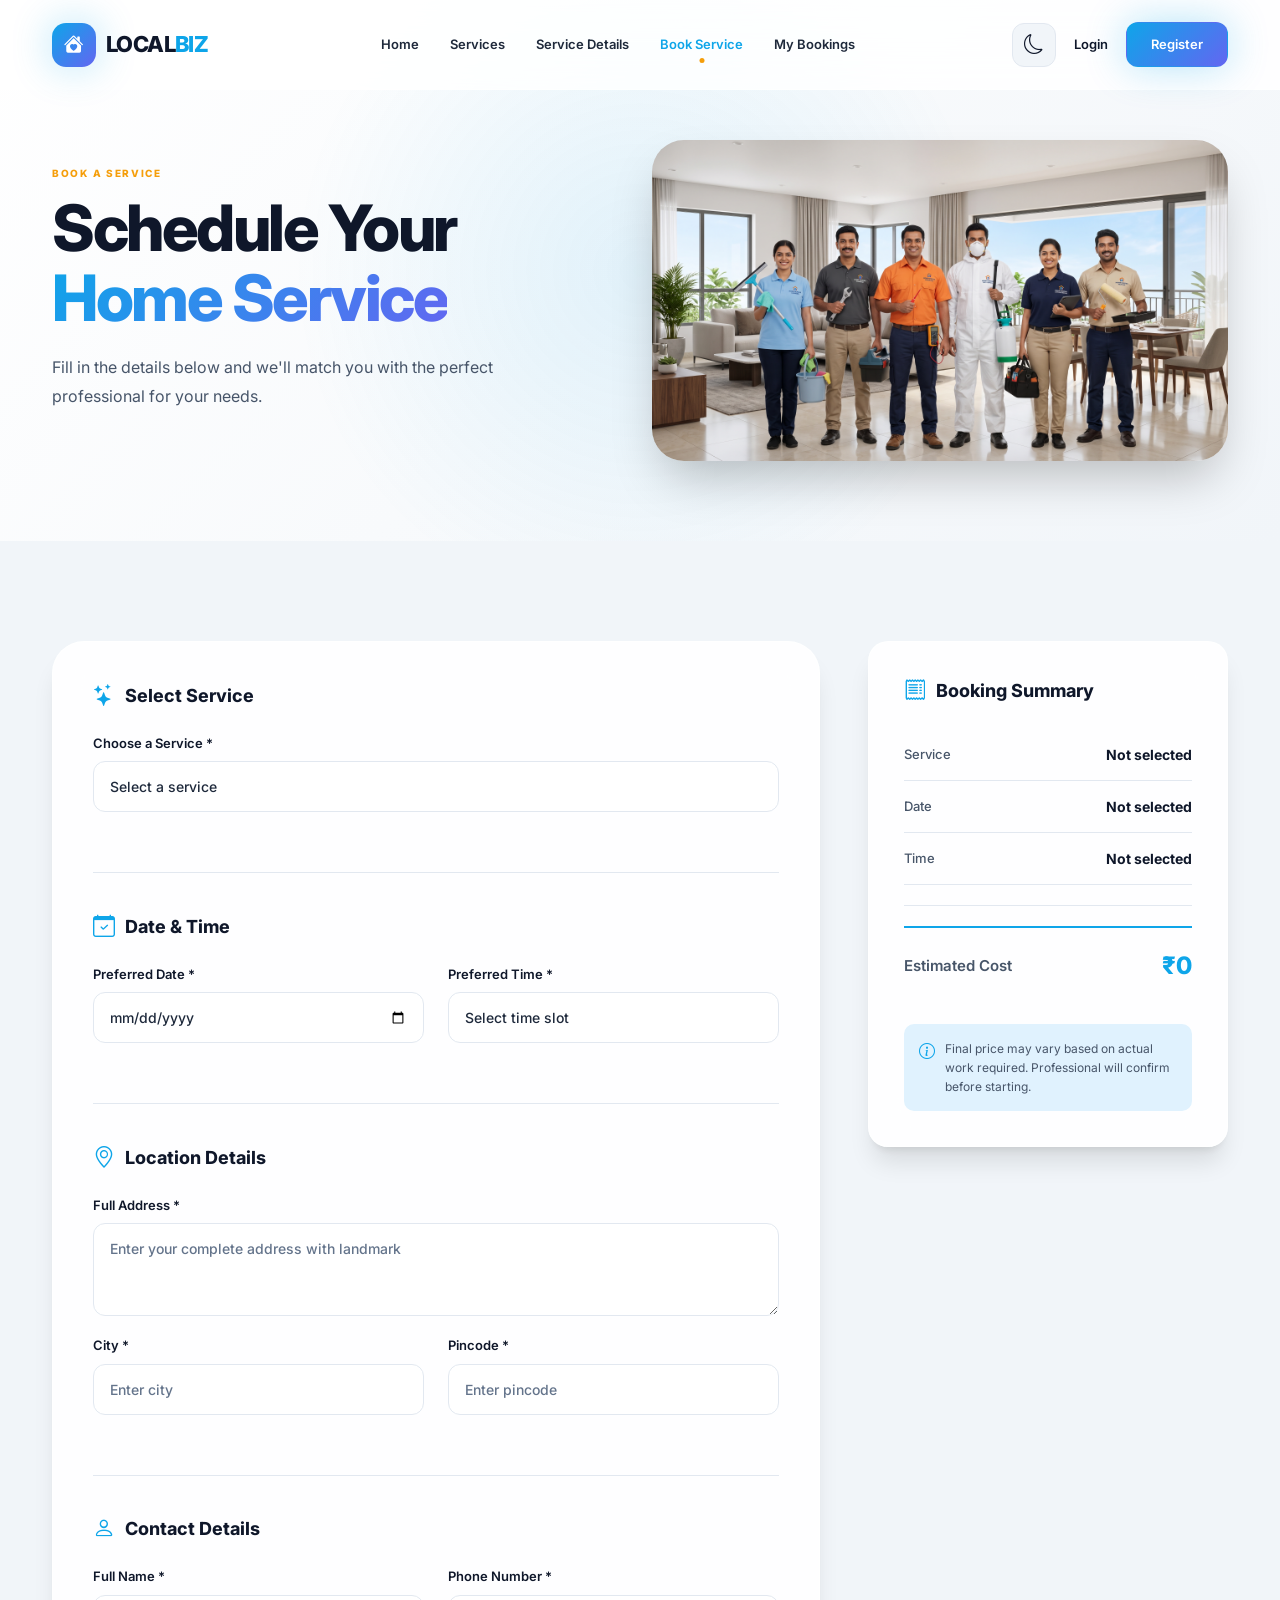
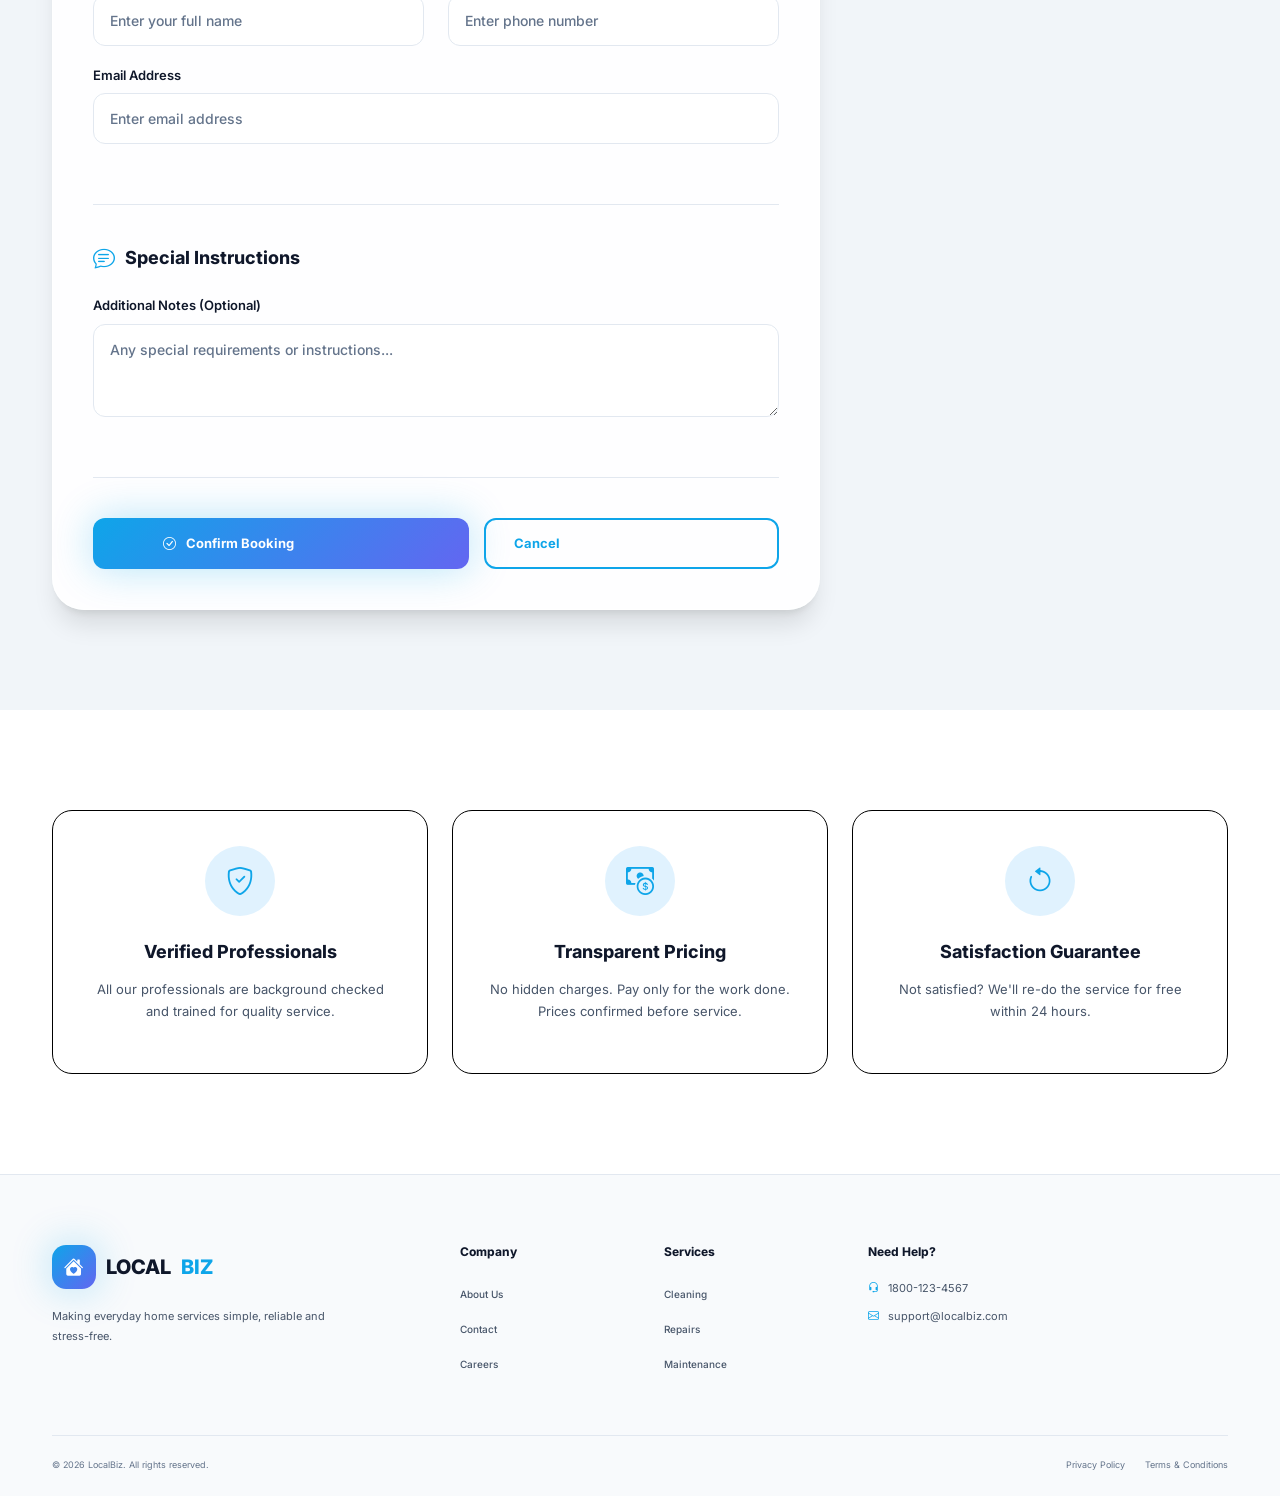
<file: book-service.html>
<!DOCTYPE html>
<html lang="en">
<head>
    <meta charset="UTF-8">
    <meta name="viewport" content="width=device-width, initial-scale=1.0">

    <title>Book Service - LOCALBIZ</title>

    <!-- Bootstrap CSS -->
    <link
        href="https://cdn.jsdelivr.net/npm/bootstrap@5.3.3/dist/css/bootstrap.min.css"
        rel="stylesheet"
    >

    <!-- Bootstrap Icons -->
    <link
        rel="stylesheet"
        href="https://cdn.jsdelivr.net/npm/bootstrap-icons@1.11.3/font/bootstrap-icons.min.css"
    >

    <!-- Google Font -->
    <link rel="preconnect" href="https://fonts.googleapis.com">
    <link rel="preconnect" href="https://fonts.gstatic.com" crossorigin>
    <link
        href="https://fonts.googleapis.com/css2?family=Inter:wght@400;500;600;700;800&display=swap"
        rel="stylesheet"
    >

    <!-- Custom CSS -->
    <link rel="stylesheet" href="style.css">

    <link rel="icon" type="images/svg" href="images/map-pin-home-156927234.webp">
</head>

<body>

<!-- Scroll Progress Bar -->
<div class="scroll-progress" id="scrollProgress"></div>

<!-- ================= NAVBAR ================= -->

<nav class="navbar navbar-expand-lg premium-navbar fixed-top">
    <div class="container">

        <a class="navbar-brand" href="index.html">
            <span class="brand-icon">
                <i class="bi bi-house-heart-fill"></i>
            </span>
            <span>LOCAL<span class="brand-highlight">BIZ</span></span>
        </a>

        <button
            class="navbar-toggler"
            type="button"
            data-bs-toggle="collapse"
            data-bs-target="#mainNavbar"
        >
            <i class="bi bi-list"></i>
        </button>

        <div class="collapse navbar-collapse" id="mainNavbar">

            <ul class="navbar-nav mx-auto">

                <li class="nav-item">
                    <a class="nav-link" href="index.html">
                        Home
                    </a>
                </li>

                <li class="nav-item">
                    <a class="nav-link" href="services.html">
                        Services
                    </a>
                </li>

                <li class="nav-item">
                    <a class="nav-link" href="service-details.html">
                        Service Details
                    </a>
                </li>

                <li class="nav-item">
                    <a class="nav-link active" href="book-service.html">
                        Book Service
                    </a>
                </li>

                <li class="nav-item">
                    <a class="nav-link" href="my-bookings.html">
                        My Bookings
                    </a>
                </li>

            </ul>

            <div class="navbar-actions">

                <button class="theme-toggle" id="themeToggle">
                    <i class="bi bi-moon"></i>
                </button>

                <a href="login.html" class="login-link">
                    Login
                </a>

                <a href="register.html" class="btn register-btn">
                    Register
                </a>

            </div>

        </div>
    </div>
</nav>


<!-- ================= BOOKING HERO ================= -->

<section class="booking-hero section-padding">

    <div class="container">

        <div class="row align-items-center">

            <div class="col-lg-6">

                <span class="section-label">
                    BOOK A SERVICE
                </span>

                <h1>
                    Schedule Your
                    <br>
                    <span>Home Service</span>
                </h1>

                <p class="hero-description">
                    Fill in the details below and we'll match you with
                    the perfect professional for your needs.
                </p>

            </div>

            <div class="col-lg-6">

                <img
                    src="images/book service.png"
                    alt="Booking Service"
                    class="booking-hero-image"
                >

            </div>

        </div>

    </div>

</section>


<!-- ================= BOOKING FORM ================= -->

<section class="booking-form-section section-padding">

    <div class="container">

        <div class="row g-5">

            <!-- Form Column -->

            <div class="col-lg-8">

                <form id="bookingForm" class="booking-form">

                    <!-- Service Selection -->

                    <div class="form-section">

                        <h3>
                            <i class="bi bi-stars"></i>
                            Select Service
                        </h3>

                        <div class="form-group">

                            <label for="serviceSelect">
                                Choose a Service *
                            </label>

                            <select
                                id="serviceSelect"
                                class="form-select"
                                required
                            >

                                <option value="">
                                    Select a service
                                </option>

                                <option value="home-cleaning">
                                    Home Cleaning - ₹499
                                </option>

                                <option value="office-cleaning">
                                    Office Cleaning - ₹799
                                </option>

                                <option value="carpet-cleaning">
                                    Carpet Cleaning - ₹599
                                </option>

                                <option value="ac-service">
                                    AC Service - ₹399
                                </option>

                                <option value="plumbing">
                                    Plumbing - ₹299
                                </option>

                                <option value="electrician">
                                    Electrician - ₹249
                                </option>

                                <option value="carpentry">
                                    Carpentry - ₹349
                                </option>

                                <option value="appliance-repair">
                                    Appliance Repair - ₹449
                                </option>

                                <option value="painting">
                                    Painting - ₹999
                                </option>

                                <option value="pest-control">
                                    Pest Control - ₹599
                                </option>

                                <option value="hair-salon">
                                    Hair Salon - ₹299
                                </option>

                                <option value="spa-massage">
                                    Spa & Massage - ₹699
                                </option>

                            </select>

                        </div>

                    </div>


                    <!-- Date & Time -->

                    <div class="form-section">

                        <h3>
                            <i class="bi bi-calendar-check"></i>
                            Date & Time
                        </h3>

                        <div class="row g-4">

                            <div class="col-md-6">

                                <div class="form-group">

                                    <label for="bookingDate">
                                        Preferred Date *
                                    </label>

                                    <input
                                        type="date"
                                        id="bookingDate"
                                        class="form-control"
                                        required
                                        min=""
                                    >

                                </div>

                            </div>

                            <div class="col-md-6">

                                <div class="form-group">

                                    <label for="bookingTime">
                                        Preferred Time *
                                    </label>

                                    <select
                                        id="bookingTime"
                                        class="form-select"
                                        required
                                    >

                                        <option value="">
                                            Select time slot
                                        </option>

                                        <option value="09:00">
                                            9:00 AM - 11:00 AM
                                        </option>

                                        <option value="11:00">
                                            11:00 AM - 1:00 PM
                                        </option>

                                        <option value="14:00">
                                            2:00 PM - 4:00 PM
                                        </option>

                                        <option value="16:00">
                                            4:00 PM - 6:00 PM
                                        </option>

                                        <option value="18:00">
                                            6:00 PM - 8:00 PM
                                        </option>

                                    </select>

                                </div>

                            </div>

                        </div>

                    </div>


                    <!-- Location -->

                    <div class="form-section">

                        <h3>
                            <i class="bi bi-geo-alt"></i>
                            Location Details
                        </h3>

                        <div class="form-group">

                            <label for="address">
                                Full Address *
                            </label>

                            <textarea
                                id="address"
                                class="form-control"
                                rows="3"
                                placeholder="Enter your complete address with landmark"
                                required
                            ></textarea>

                        </div>

                        <div class="row g-4">

                            <div class="col-md-6">

                                <div class="form-group">

                                    <label for="city">
                                        City *
                                    </label>

                                    <input
                                        type="text"
                                        id="city"
                                        class="form-control"
                                        placeholder="Enter city"
                                        required
                                    >

                                </div>

                            </div>

                            <div class="col-md-6">

                                <div class="form-group">

                                    <label for="pincode">
                                        Pincode *
                                    </label>

                                    <input
                                        type="text"
                                        id="pincode"
                                        class="form-control"
                                        placeholder="Enter pincode"
                                        pattern="[0-9]{6}"
                                        required
                                    >

                                </div>

                            </div>

                        </div>

                    </div>


                    <!-- Contact Details -->

                    <div class="form-section">

                        <h3>
                            <i class="bi bi-person"></i>
                            Contact Details
                        </h3>

                        <div class="row g-4">

                            <div class="col-md-6">

                                <div class="form-group">

                                    <label for="fullName">
                                        Full Name *
                                    </label>

                                    <input
                                        type="text"
                                        id="fullName"
                                        class="form-control"
                                        placeholder="Enter your full name"
                                        required
                                    >

                                </div>

                            </div>

                            <div class="col-md-6">

                                <div class="form-group">

                                    <label for="phone">
                                        Phone Number *
                                    </label>

                                    <input
                                        type="tel"
                                        id="phone"
                                        class="form-control"
                                        placeholder="Enter phone number"
                                        pattern="[0-9]{10}"
                                        required
                                    >

                                </div>

                            </div>

                        </div>

                        <div class="form-group">

                            <label for="email">
                                Email Address
                            </label>

                            <input
                                type="email"
                                id="email"
                                class="form-control"
                                placeholder="Enter email address"
                            >

                        </div>

                    </div>


                    <!-- Special Instructions -->

                    <div class="form-section">

                        <h3>
                            <i class="bi bi-chat-text"></i>
                            Special Instructions
                        </h3>

                        <div class="form-group">

                            <label for="instructions">
                                Additional Notes (Optional)
                            </label>

                            <textarea
                                id="instructions"
                                class="form-control"
                                rows="3"
                                placeholder="Any special requirements or instructions..."
                            ></textarea>

                        </div>

                    </div>


                    <!-- Submit Button -->

                    <div class="form-actions">

                        <button type="submit" class="btn btn-premium">
                            <i class="bi bi-check-circle"></i>
                            Confirm Booking
                        </button>

                        <a href="services.html" class="btn btn-premium-outline">
                            Cancel
                        </a>

                    </div>

                </form>

            </div>


            <!-- Summary Column -->

            <div class="col-lg-4">

                <div class="booking-summary sticky-top">

                    <h3>
                        <i class="bi bi-receipt"></i>
                        Booking Summary
                    </h3>

                    <div class="summary-item">

                        <span class="summary-label">
                            Service
                        </span>

                        <span class="summary-value" id="summaryService">
                            Not selected
                        </span>

                    </div>

                    <div class="summary-item">

                        <span class="summary-label">
                            Date
                        </span>

                        <span class="summary-value" id="summaryDate">
                            Not selected
                        </span>

                    </div>

                    <div class="summary-item">

                        <span class="summary-label">
                            Time
                        </span>

                        <span class="summary-value" id="summaryTime">
                            Not selected
                        </span>

                    </div>

                    <div class="summary-divider"></div>

                    <div class="summary-item total">

                        <span class="summary-label">
                            Estimated Cost
                        </span>

                        <span class="summary-value" id="summaryPrice">
                            ₹0
                        </span>

                    </div>

                    <div class="summary-note">

                        <i class="bi bi-info-circle"></i>

                        <span>
                            Final price may vary based on actual work required.
                            Professional will confirm before starting.
                        </span>

                    </div>

                </div>

            </div>

        </div>

    </div>

</section>


<!-- ================= TRUST BADGES ================= -->

<section class="trust-badges section-padding">

    <div class="container">

        <div class="row g-4">

            <div class="col-md-4">

                <div class="trust-badge-card">

                    <div class="trust-badge-icon">
                        <i class="bi bi-shield-check"></i>
                    </div>

                    <h4>Verified Professionals</h4>

                    <p>
                        All our professionals are background checked and
                        trained for quality service.
                    </p>

                </div>

            </div>

            <div class="col-md-4">

                <div class="trust-badge-card">

                    <div class="trust-badge-icon">
                        <i class="bi bi-cash-coin"></i>
                    </div>

                    <h4>Transparent Pricing</h4>

                    <p>
                        No hidden charges. Pay only for the work done.
                        Prices confirmed before service.
                    </p>

                </div>

            </div>

            <div class="col-md-4">

                <div class="trust-badge-card">

                    <div class="trust-badge-icon">
                        <i class="bi bi-arrow-counterclockwise"></i>
                    </div>

                    <h4>Satisfaction Guarantee</h4>

                    <p>
                        Not satisfied? We'll re-do the service for free
                        within 24 hours.
                    </p>

                </div>

            </div>

        </div>

    </div>

</section>


<!-- ================= FOOTER ================= -->

<footer class="footer">

    <div class="container">

        <div class="row g-5">

            <div class="col-lg-4">

                <a href="index.html" class="footer-brand">

                    <span class="brand-icon">
                        <i class="bi bi-house-heart-fill"></i>
                    </span>

                    LOCAL<span class="brand-highlight">BIZ</span>

                </a>

                <p class="footer-description">
                    Making everyday home services simple,
                    reliable and stress-free.
                </p>

            </div>


            <div class="col-6 col-lg-2">

                <h6>Company</h6>

                <ul>
                    <li><a href="#">About Us</a></li>
                    <li><a href="#">Contact</a></li>
                    <li><a href="#">Careers</a></li>
                </ul>

            </div>


            <div class="col-6 col-lg-2">

                <h6>Services</h6>

                <ul>
                    <li><a href="services.html">Cleaning</a></li>
                    <li><a href="services.html">Repairs</a></li>
                    <li><a href="services.html">Maintenance</a></li>
                </ul>

            </div>


            <div class="col-lg-4">

                <h6>Need Help?</h6>

                <p class="footer-contact">
                    <i class="bi bi-headset"></i>
                    1800-123-4567
                </p>

                <p class="footer-contact">
                    <i class="bi bi-envelope"></i>
                    support@localbiz.com
                </p>

            </div>

        </div>


        <div class="footer-bottom">

            <span>
                © 2026 LocalBiz. All rights reserved.
            </span>

            <div>
                <a href="#">Privacy Policy</a>
                <a href="#">Terms & Conditions</a>
            </div>

        </div>

    </div>

</footer>


<!-- Bootstrap JS -->

<script
    src="https://cdn.jsdelivr.net/npm/bootstrap@5.3.3/dist/js/bootstrap.bundle.min.js">
</script>

<!-- Custom JS -->

<script src="script.js"></script>

</body>
</html>
</file>
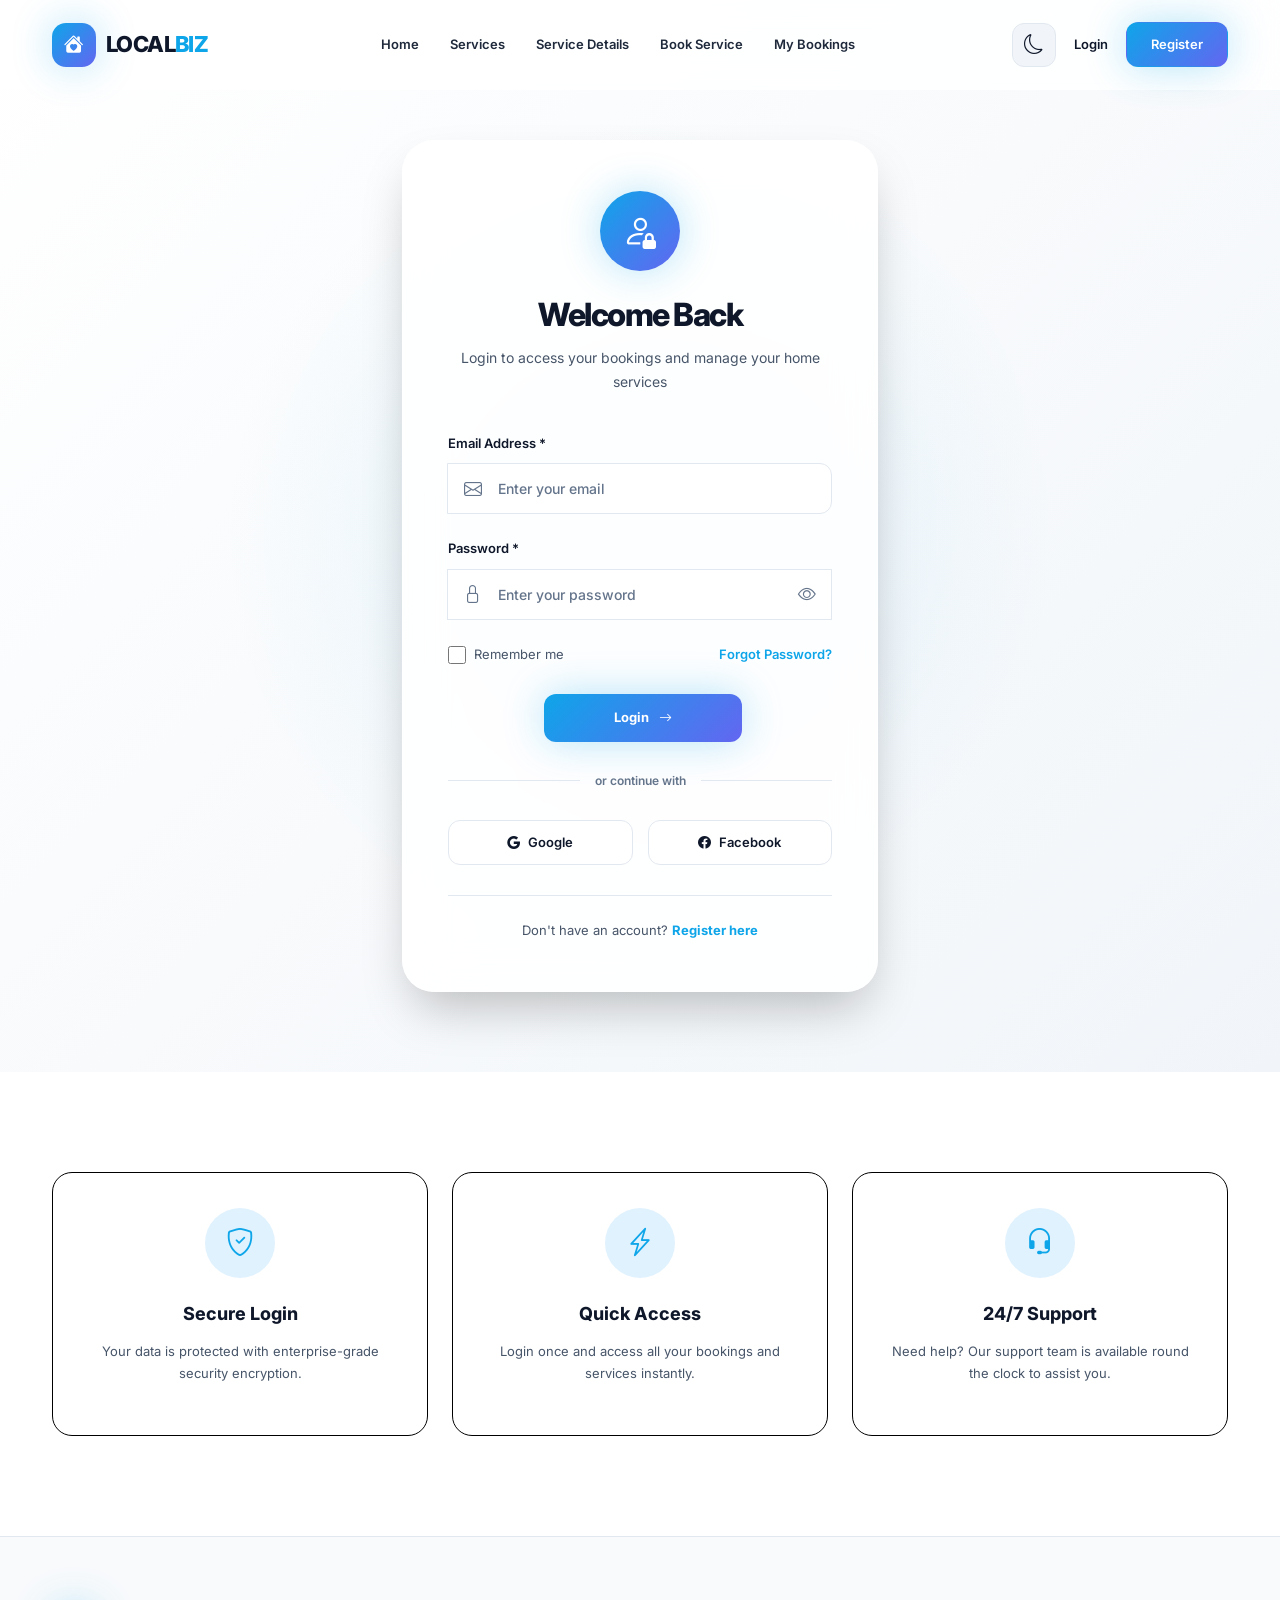
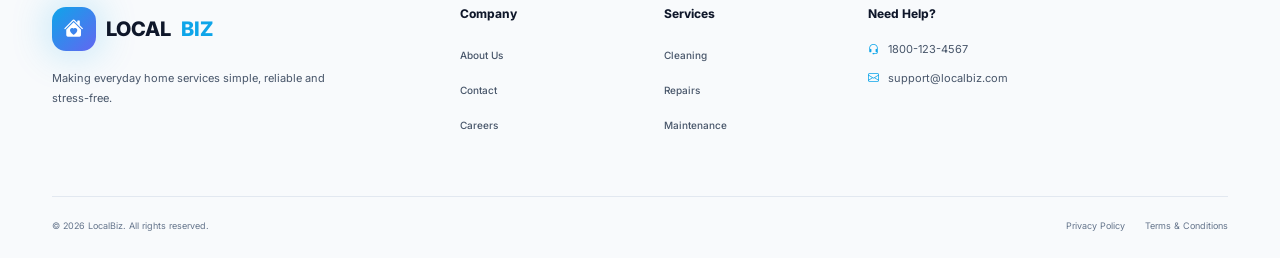
<file: login.html>
<!DOCTYPE html>
<html lang="en">
<head>
    <meta charset="UTF-8">
    <meta name="viewport" content="width=device-width, initial-scale=1.0">

    <title>Login - LOCALBIZ</title>

    <!-- Bootstrap CSS -->
    <link
        href="https://cdn.jsdelivr.net/npm/bootstrap@5.3.3/dist/css/bootstrap.min.css"
        rel="stylesheet"
    >

    <!-- Bootstrap Icons -->
    <link
        rel="stylesheet"
        href="https://cdn.jsdelivr.net/npm/bootstrap-icons@1.11.3/font/bootstrap-icons.min.css"
    >

    <!-- Google Font -->
    <link rel="preconnect" href="https://fonts.googleapis.com">
    <link rel="preconnect" href="https://fonts.gstatic.com" crossorigin>
    <link
        href="https://fonts.googleapis.com/css2?family=Inter:wght@400;500;600;700;800&display=swap"
        rel="stylesheet"
    >

    <!-- Custom CSS -->
    <link rel="stylesheet" href="style.css">

    <link rel="icon" type="images/svg" href="images/map-pin-home-156927234.webp">
</head>

<body>

<!-- Scroll Progress Bar -->
<div class="scroll-progress" id="scrollProgress"></div>

<!-- ================= NAVBAR ================= -->

<nav class="navbar navbar-expand-lg premium-navbar fixed-top">
    <div class="container">

        <a class="navbar-brand" href="index.html">
            <span class="brand-icon">
                <i class="bi bi-house-heart-fill"></i>
            </span>
            <span>LOCAL<span class="brand-highlight">BIZ</span></span>
        </a>

        <button
            class="navbar-toggler"
            type="button"
            data-bs-toggle="collapse"
            data-bs-target="#mainNavbar"
        >
            <i class="bi bi-list"></i>
        </button>

        <div class="collapse navbar-collapse" id="mainNavbar">

            <ul class="navbar-nav mx-auto">

                <li class="nav-item">
                    <a class="nav-link" href="index.html">
                        Home
                    </a>
                </li>

                <li class="nav-item">
                    <a class="nav-link" href="services.html">
                        Services
                    </a>
                </li>

                <li class="nav-item">
                    <a class="nav-link" href="service-details.html">
                        Service Details
                    </a>
                </li>

                <li class="nav-item">
                    <a class="nav-link" href="book-service.html">
                        Book Service
                    </a>
                </li>

                <li class="nav-item">
                    <a class="nav-link" href="my-bookings.html">
                        My Bookings
                    </a>
                </li>

            </ul>

            <div class="navbar-actions">

                <button class="theme-toggle" id="themeToggle">
                    <i class="bi bi-moon"></i>
                </button>

                <a href="login.html" class="login-link active">
                    Login
                </a>

                <a href="register.html" class="btn register-btn">
                    Register
                </a>

            </div>

        </div>
    </div>
</nav>


<!-- ================= LOGIN HERO ================= -->

<section class="auth-hero section-padding">

    <div class="container">

        <div class="row align-items-center justify-content-center">
<!-- 
            <div class="col-lg-5 order-lg-1">

                <img
                    src="https://images.unsplash.com/photo-1581578731548-c64695cc6952?w=600&h=400&fit=crop"
                    alt="Login"
                    class="auth-hero-image"
                >

            </div> -->

            <div class="col-lg-5 order-lg-2">

                <div class="auth-card">

                    <div class="auth-header">

                        <div class="auth-icon">
                            <i class="bi bi-person-lock"></i>
                        </div>

                        <h1>Welcome Back</h1>

                        <p>
                            Login to access your bookings and manage
                            your home services
                        </p>

                    </div>

                    <form id="loginForm" class="auth-form">

                        <div class="form-group">

                            <label for="loginEmail">
                                Email Address *
                            </label>

                            <div class="input-group">

                                <span class="input-icon">
                                    <i class="bi bi-envelope"></i>
                                </span>

                                <input
                                    type="email"
                                    id="loginEmail"
                                    class="form-control"
                                    placeholder="Enter your email"
                                    required
                                >

                            </div>

                        </div>

                        <div class="form-group">

                            <label for="loginPassword">
                                Password *
                            </label>

                            <div class="input-group">

                                <span class="input-icon">
                                    <i class="bi bi-lock"></i>
                                </span>

                                <input
                                    type="password"
                                    id="loginPassword"
                                    class="form-control"
                                    placeholder="Enter your password"
                                    required
                                >

                                <button
                                    type="button"
                                    class="toggle-password"
                                    id="togglePassword"
                                >
                                    <i class="bi bi-eye"></i>
                                </button>

                            </div>

                        </div>

                        <div class="form-options">

                            <label class="checkbox-label">

                                <input type="checkbox" id="rememberMe">

                                <span>Remember me</span>

                            </label>

                            <a href="#" class="forgot-link">
                                Forgot Password?
                            </a>

                        </div>

                        <div class="d-grid gap-2 col-6 mx-auto">
                            <a class="btn btn-premium" type="button" href="/index.html">Login <i class="bi bi-arrow-right"></i></a>
                            
                            
                        </div>

                    </form>
                    
                    <div class="auth-divider">

                        <span>or continue with</span>

                    </div>

                    <div class="social-login">

                        <button class="social-btn google">
                            <i class="bi bi-google"></i>
                            Google
                        </button>

                        <button class="social-btn facebook">
                            <i class="bi bi-facebook"></i>
                            Facebook
                        </button>

                    </div>

                    <div class="auth-footer">

                        <p>
                            Don't have an account?
                            <a href="register.html">Register here</a>
                        </p>

                    </div>

                </div>

            </div>

        </div>

    </div>

</section>


<!-- ================= TRUST BADGES ================= -->

<section class="trust-badges section-padding">

    <div class="container">

        <div class="row g-4">

            <div class="col-md-4">

                <div class="trust-badge-card">

                    <div class="trust-badge-icon">
                        <i class="bi bi-shield-check"></i>
                    </div>

                    <h4>Secure Login</h4>

                    <p>
                        Your data is protected with enterprise-grade
                        security encryption.
                    </p>

                </div>

            </div>

            <div class="col-md-4">

                <div class="trust-badge-card">

                    <div class="trust-badge-icon">
                        <i class="bi bi-lightning-charge"></i>
                    </div>

                    <h4>Quick Access</h4>

                    <p>
                        Login once and access all your bookings
                        and services instantly.
                    </p>

                </div>

            </div>

            <div class="col-md-4">

                <div class="trust-badge-card">

                    <div class="trust-badge-icon">
                        <i class="bi bi-headset"></i>
                    </div>

                    <h4>24/7 Support</h4>

                    <p>
                        Need help? Our support team is available
                        round the clock to assist you.
                    </p>

                </div>

            </div>

        </div>

    </div>

</section>


<!-- ================= FOOTER ================= -->

<footer class="footer">

    <div class="container">

        <div class="row g-5">

            <div class="col-lg-4">

                <a href="index.html" class="footer-brand">

                    <span class="brand-icon">
                        <i class="bi bi-house-heart-fill"></i>
                    </span>

                    LOCAL<span class="brand-highlight">BIZ</span>

                </a>

                <p class="footer-description">
                    Making everyday home services simple,
                    reliable and stress-free.
                </p>

            </div>


            <div class="col-6 col-lg-2">

                <h6>Company</h6>

                <ul>
                    <li><a href="#">About Us</a></li>
                    <li><a href="#">Contact</a></li>
                    <li><a href="#">Careers</a></li>
                </ul>

            </div>


            <div class="col-6 col-lg-2">

                <h6>Services</h6>

                <ul>
                    <li><a href="services.html">Cleaning</a></li>
                    <li><a href="services.html">Repairs</a></li>
                    <li><a href="services.html">Maintenance</a></li>
                </ul>

            </div>


            <div class="col-lg-4">

                <h6>Need Help?</h6>

                <p class="footer-contact">
                    <i class="bi bi-headset"></i>
                    1800-123-4567
                </p>

                <p class="footer-contact">
                    <i class="bi bi-envelope"></i>
                    support@localbiz.com
                </p>

            </div>

        </div>


        <div class="footer-bottom">

            <span>
                © 2026 LocalBiz. All rights reserved.
            </span>

            <div>
                <a href="#">Privacy Policy</a>
                <a href="#">Terms & Conditions</a>
            </div>

        </div>

    </div>

</footer>


<!-- Bootstrap JS -->

<script
    src="https://cdn.jsdelivr.net/npm/bootstrap@5.3.3/dist/js/bootstrap.bundle.min.js">
</script>

<!-- Custom JS -->

<script src="script.js"></script>

</body>
</html>
</file>
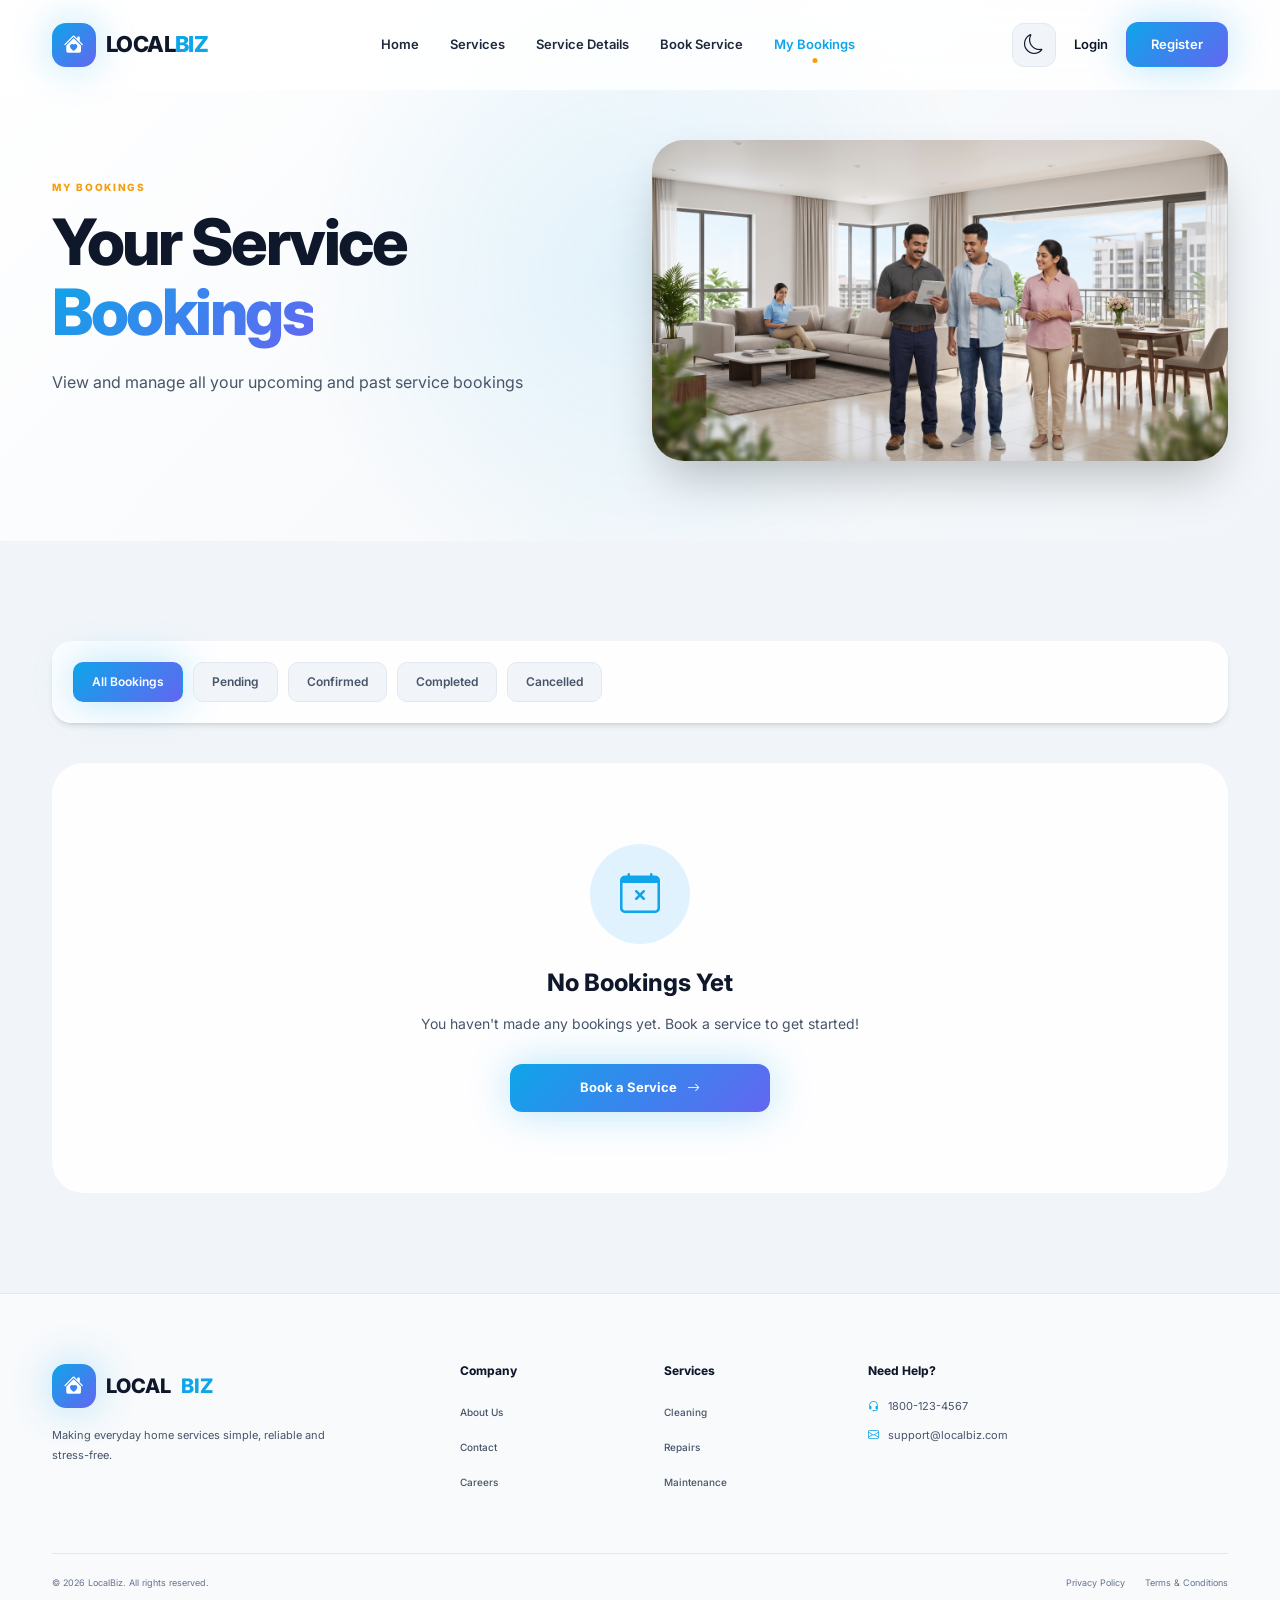
<file: my-bookings.html>
<!DOCTYPE html>
<html lang="en">
<head>
    <meta charset="UTF-8">
    <meta name="viewport" content="width=device-width, initial-scale=1.0">

    <title>My Bookings - LOCALBIZ</title>

    <!-- Bootstrap CSS -->
    <link
        href="https://cdn.jsdelivr.net/npm/bootstrap@5.3.3/dist/css/bootstrap.min.css"
        rel="stylesheet"
    >

    <!-- Bootstrap Icons -->
    <link
        rel="stylesheet"
        href="https://cdn.jsdelivr.net/npm/bootstrap-icons@1.11.3/font/bootstrap-icons.min.css"
    >

    <!-- Google Font -->
    <link rel="preconnect" href="https://fonts.googleapis.com">
    <link rel="preconnect" href="https://fonts.gstatic.com" crossorigin>
    <link
        href="https://fonts.googleapis.com/css2?family=Inter:wght@400;500;600;700;800&display=swap"
        rel="stylesheet"
    >

    <!-- Custom CSS -->
    <link rel="stylesheet" href="style.css">
</head>

<body>

<!-- Scroll Progress Bar -->
<div class="scroll-progress" id="scrollProgress"></div>

<!-- ================= NAVBAR ================= -->

<nav class="navbar navbar-expand-lg premium-navbar fixed-top">
    <div class="container">

        <a class="navbar-brand" href="index.html">
            <span class="brand-icon">
                <i class="bi bi-house-heart-fill"></i>
            </span>
            <span>LOCAL<span class="brand-highlight">BIZ</span></span>
        </a>

        <button
            class="navbar-toggler"
            type="button"
            data-bs-toggle="collapse"
            data-bs-target="#mainNavbar"
        >
            <i class="bi bi-list"></i>
        </button>

        <div class="collapse navbar-collapse" id="mainNavbar">

            <ul class="navbar-nav mx-auto">

                <li class="nav-item">
                    <a class="nav-link" href="index.html">
                        Home
                    </a>
                </li>

                <li class="nav-item">
                    <a class="nav-link" href="services.html">
                        Services
                    </a>
                </li>

                <li class="nav-item">
                    <a class="nav-link" href="service-details.html">
                        Service Details
                    </a>
                </li>

                <li class="nav-item">
                    <a class="nav-link" href="book-service.html">
                        Book Service
                    </a>
                </li>

                <li class="nav-item">
                    <a class="nav-link active" href="my-bookings.html">
                        My Bookings
                    </a>
                </li>

            </ul>

            <div class="navbar-actions">

                <button class="theme-toggle" id="themeToggle">
                    <i class="bi bi-moon"></i>
                </button>

                <a href="login.html" class="login-link">
                    Login
                </a>

                <a href="register.html" class="btn register-btn">
                    Register
                </a>

            </div>

        </div>
    </div>
</nav>


<!-- ================= MY BOOKINGS HERO ================= -->

<section class="my-bookings-hero section-padding">

    <div class="container">

        <div class="row align-items-center">

            <div class="col-lg-6">

                <span class="section-label">
                    MY BOOKINGS
                </span>

                <h1>
                    Your Service
                    <br>
                    <span>Bookings</span>
                </h1>

                <p class="hero-description">
                    View and manage all your upcoming and past service bookings
                </p>

            </div>

            <div class="col-lg-6">

                <img
                    src="images/my booking bg.png"
                    alt="My Bookings"
                    class="my-bookings-hero-image"
                >

            </div>

        </div>

    </div>

</section>


<!-- ================= BOOKINGS LIST ================= -->

<section class="bookings-list section-padding">

    <div class="container">

        <div class="bookings-filter">

            <button class="filter-btn active" data-filter="all">
                All Bookings
            </button>

            <button class="filter-btn" data-filter="pending">
                Pending
            </button>

            <button class="filter-btn" data-filter="confirmed">
                Confirmed
            </button>

            <button class="filter-btn" data-filter="completed">
                Completed
            </button>

            <button class="filter-btn" data-filter="cancelled">
                Cancelled
            </button>

        </div>

        <div id="bookingsContainer">

            <!-- Bookings will be loaded here by JavaScript -->

        </div>

        <div id="noBookings" class="no-bookings" style="display: none;">

            <div class="no-bookings-icon">
                <i class="bi bi-calendar-x"></i>
            </div>

            <h3>No Bookings Yet</h3>

            <p>
                You haven't made any bookings yet.
                Book a service to get started!
            </p>

            <a href="book-service.html" class="btn btn-premium">
                Book a Service
                <i class="bi bi-arrow-right"></i>
            </a>

        </div>

    </div>

</section>


<!-- ================= CANCEL BOOKING MODAL ================= -->

<div class="cancel-modal-overlay" id="cancelModal" style="display: none;">

    <div class="cancel-modal">

        <div class="cancel-modal-icon">

            <i class="bi bi-exclamation-triangle"></i>

        </div>

        <h3>Cancel Booking?</h3>

        <p>
            Are you sure you want to cancel this booking?
            This action cannot be undone.
        </p>

        <div class="cancel-modal-actions">

            <button class="btn btn-premium-outline" id="cancelModalClose">
                Keep Booking
            </button>

            <button class="btn btn-premium" id="cancelModalConfirm">
                Yes, Cancel
            </button>

        </div>

    </div>

</div>


<!-- ================= FOOTER ================= -->

<footer class="footer">

    <div class="container">

        <div class="row g-5">

            <div class="col-lg-4">

                <a href="index.html" class="footer-brand">

                    <span class="brand-icon">
                        <i class="bi bi-house-heart-fill"></i>
                    </span>

                    LOCAL<span class="brand-highlight">BIZ</span>

                </a>

                <p class="footer-description">
                    Making everyday home services simple,
                    reliable and stress-free.
                </p>

            </div>


            <div class="col-6 col-lg-2">

                <h6>Company</h6>

                <ul>
                    <li><a href="#">About Us</a></li>
                    <li><a href="#">Contact</a></li>
                    <li><a href="#">Careers</a></li>
                </ul>

            </div>


            <div class="col-6 col-lg-2">

                <h6>Services</h6>

                <ul>
                    <li><a href="services.html">Cleaning</a></li>
                    <li><a href="services.html">Repairs</a></li>
                    <li><a href="services.html">Maintenance</a></li>
                </ul>

            </div>


            <div class="col-lg-4">

                <h6>Need Help?</h6>

                <p class="footer-contact">
                    <i class="bi bi-headset"></i>
                    1800-123-4567
                </p>

                <p class="footer-contact">
                    <i class="bi bi-envelope"></i>
                    support@localbiz.com
                </p>

            </div>

        </div>


        <div class="footer-bottom">

            <span>
                © 2026 LocalBiz. All rights reserved.
            </span>

            <div>
                <a href="#">Privacy Policy</a>
                <a href="#">Terms & Conditions</a>
            </div>

        </div>

    </div>

</footer>


<!-- Bootstrap JS -->

<script
    src="https://cdn.jsdelivr.net/npm/bootstrap@5.3.3/dist/js/bootstrap.bundle.min.js">
</script>

<!-- Custom JS -->

<script src="script.js"></script>

</body>
</html>
</file>
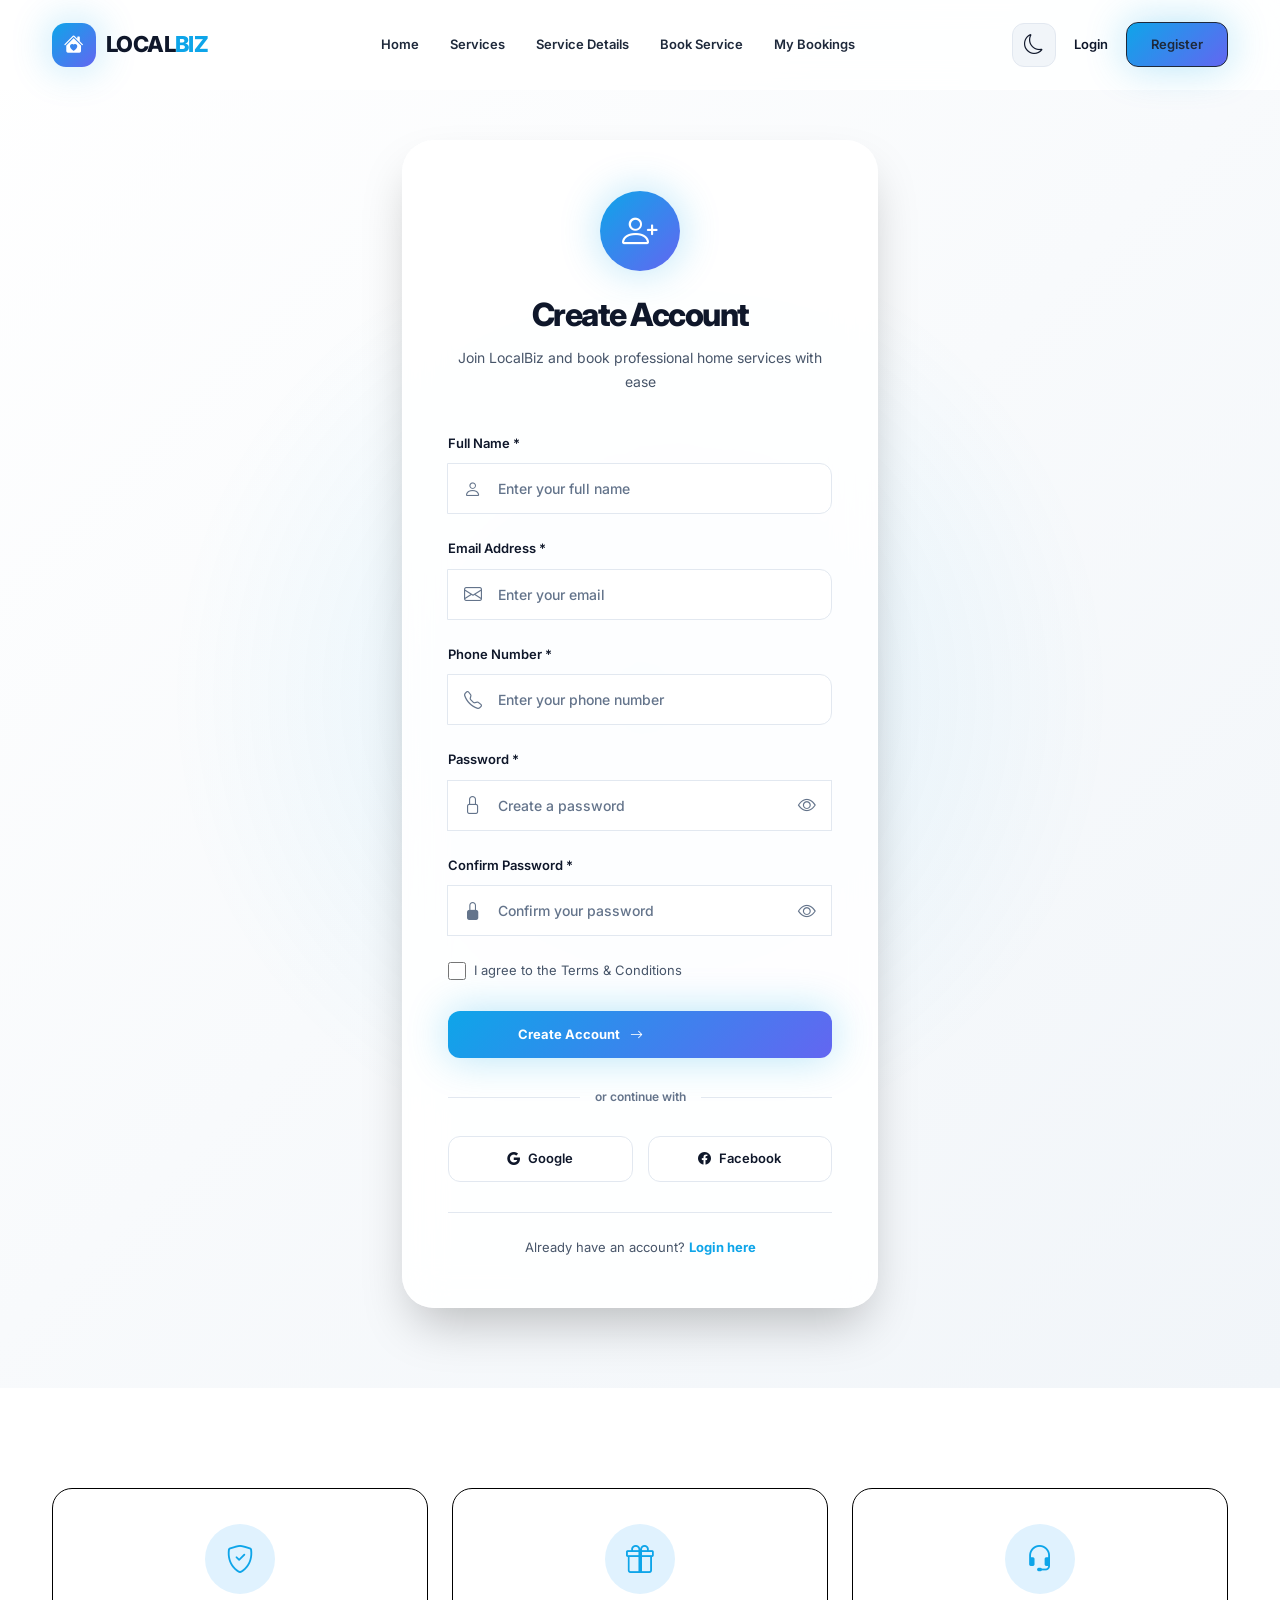
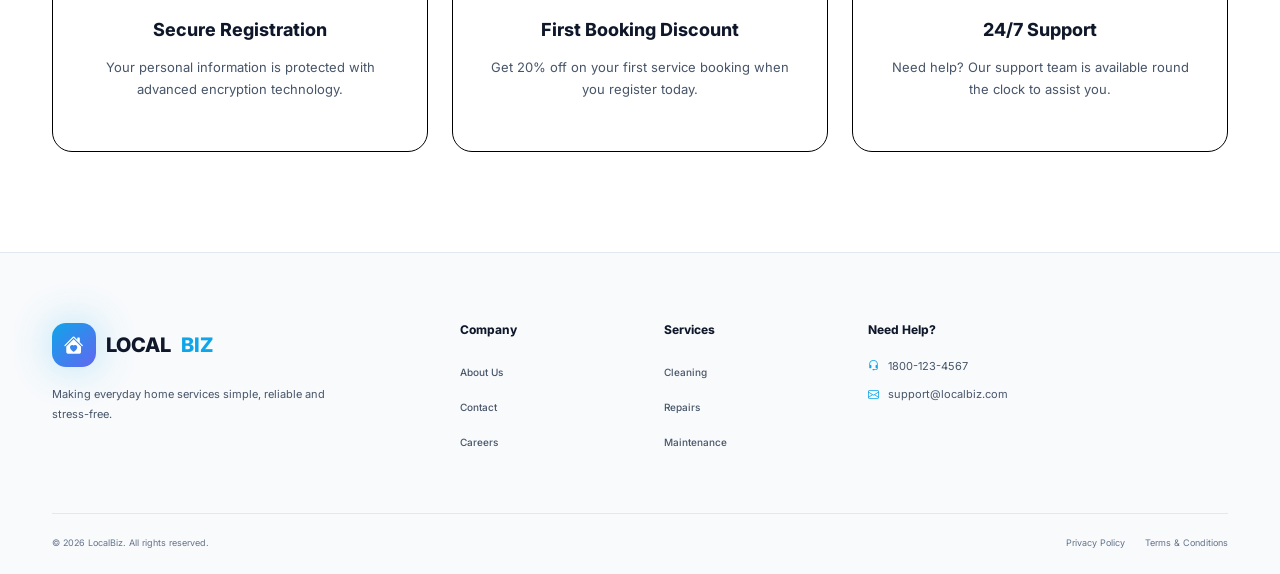
<file: register.html>
<!DOCTYPE html>
<html lang="en">
<head>
    <meta charset="UTF-8">
    <meta name="viewport" content="width=device-width, initial-scale=1.0">

    <title>Register - LOCALBIZ</title>

    <!-- Bootstrap CSS -->
    <link
        href="https://cdn.jsdelivr.net/npm/bootstrap@5.3.3/dist/css/bootstrap.min.css"
        rel="stylesheet"
    >

    <!-- Bootstrap Icons -->
    <link
        rel="stylesheet"
        href="https://cdn.jsdelivr.net/npm/bootstrap-icons@1.11.3/font/bootstrap-icons.min.css"
    >

    <!-- Google Font -->
    <link rel="preconnect" href="https://fonts.googleapis.com">
    <link rel="preconnect" href="https://fonts.gstatic.com" crossorigin>
    <link
        href="https://fonts.googleapis.com/css2?family=Inter:wght@400;500;600;700;800&display=swap"
        rel="stylesheet"
    >

    <!-- Custom CSS -->
    <link rel="stylesheet" href="style.css">

    <link rel="icon" type="images/svg" href="images/map-pin-home-156927234.webp">
</head>

<body>

<!-- Scroll Progress Bar -->
<div class="scroll-progress" id="scrollProgress"></div>

<!-- ================= NAVBAR ================= -->

<nav class="navbar navbar-expand-lg premium-navbar fixed-top">
    <div class="container">

        <a class="navbar-brand" href="index.html">
            <span class="brand-icon">
                <i class="bi bi-house-heart-fill"></i>
            </span>
            <span>LOCAL<span class="brand-highlight">BIZ</span></span>
        </a>

        <button
            class="navbar-toggler"
            type="button"
            data-bs-toggle="collapse"
            data-bs-target="#mainNavbar"
        >
            <i class="bi bi-list"></i>
        </button>

        <div class="collapse navbar-collapse" id="mainNavbar">

            <ul class="navbar-nav mx-auto">

                <li class="nav-item">
                    <a class="nav-link" href="index.html">
                        Home
                    </a>
                </li>

                <li class="nav-item">
                    <a class="nav-link" href="services.html">
                        Services
                    </a>
                </li>

                <li class="nav-item">
                    <a class="nav-link" href="service-details.html">
                        Service Details
                    </a>
                </li>

                <li class="nav-item">
                    <a class="nav-link" href="book-service.html">
                        Book Service
                    </a>
                </li>

                <li class="nav-item">
                    <a class="nav-link" href="my-bookings.html">
                        My Bookings
                    </a>
                </li>

            </ul>

            <div class="navbar-actions">

                <button class="theme-toggle" id="themeToggle">
                    <i class="bi bi-moon"></i>
                </button>

                <a href="login.html" class="login-link">
                    Login
                </a>

                <a href="register.html" class="btn register-btn active">
                    Register
                </a>

            </div>

        </div>
    </div>
</nav>


<!-- ================= REGISTER HERO ================= -->

<section class="auth-hero section-padding">

    <div class="container">

        <div class="row align-items-center justify-content-center">

            <!-- <div class="col-lg-5 order-lg-1">

                <img
                    src="https://images.unsplash.com/photo-1581578731548-c64695cc6952?w=600&h=400&fit=crop"
                    alt="Register"
                    class="auth-hero-image"
                >

            </div> -->

            <div class="col-lg-5 order-lg-2">

                <div class="auth-card">

                    <div class="auth-header">

                        <div class="auth-icon">
                            <i class="bi bi-person-plus"></i>
                        </div>

                        <h1>Create Account</h1>

                        <p>
                            Join LocalBiz and book professional home
                            services with ease
                        </p>

                    </div>

                    <form id="registerForm" class="auth-form">

                        <div class="form-group">

                            <label for="registerName">
                                Full Name *
                            </label>

                            <div class="input-group">

                                <span class="input-icon">
                                    <i class="bi bi-person"></i>
                                </span>

                                <input
                                    type="text"
                                    id="registerName"
                                    class="form-control"
                                    placeholder="Enter your full name"
                                    required
                                >

                            </div>

                        </div>

                        <div class="form-group">

                            <label for="registerEmail">
                                Email Address *
                            </label>

                            <div class="input-group">

                                <span class="input-icon">
                                    <i class="bi bi-envelope"></i>
                                </span>

                                <input
                                    type="email"
                                    id="registerEmail"
                                    class="form-control"
                                    placeholder="Enter your email"
                                    required
                                >

                            </div>

                        </div>

                        <div class="form-group">

                            <label for="registerPhone">
                                Phone Number *
                            </label>

                            <div class="input-group">

                                <span class="input-icon">
                                    <i class="bi bi-telephone"></i>
                                </span>

                                <input
                                    type="tel"
                                    id="registerPhone"
                                    class="form-control"
                                    placeholder="Enter your phone number"
                                    pattern="[0-9]{10}"
                                    required
                                >

                            </div>

                        </div>

                        <div class="form-group">

                            <label for="registerPassword">
                                Password *
                            </label>

                            <div class="input-group">

                                <span class="input-icon">
                                    <i class="bi bi-lock"></i>
                                </span>

                                <input
                                    type="password"
                                    id="registerPassword"
                                    class="form-control"
                                    placeholder="Create a password"
                                    required
                                >

                                <button
                                    type="button"
                                    class="toggle-password"
                                    id="toggleRegisterPassword"
                                >
                                    <i class="bi bi-eye"></i>
                                </button>

                            </div>

                        </div>

                        <div class="form-group">

                            <label for="confirmPassword">
                                Confirm Password *
                            </label>

                            <div class="input-group">

                                <span class="input-icon">
                                    <i class="bi bi-lock-fill"></i>
                                </span>

                                <input
                                    type="password"
                                    id="confirmPassword"
                                    class="form-control"
                                    placeholder="Confirm your password"
                                    required
                                >

                                <button
                                    type="button"
                                    class="toggle-password"
                                    id="toggleConfirmPassword"
                                >
                                    <i class="bi bi-eye"></i>
                                </button>

                            </div>

                        </div>

                        <div class="form-options">

                            <label class="checkbox-label">

                                <input type="checkbox" id="agreeTerms" required>

                                <span>I agree to the Terms & Conditions</span>

                            </label>

                        </div>

                        <button type="submit" class="btn btn-premium w-100">
                            Create Account
                            <i class="bi bi-arrow-right"></i>
                        </button>

                    </form>

                    <div class="auth-divider">

                        <span>or continue with</span>

                    </div>

                    <div class="social-login">

                        <button class="social-btn google">
                            <i class="bi bi-google"></i>
                            Google
                        </button>

                        <button class="social-btn facebook">
                            <i class="bi bi-facebook"></i>
                            Facebook
                        </button>

                    </div>

                    <div class="auth-footer">

                        <p>
                            Already have an account?
                            <a href="login.html">Login here</a>
                        </p>

                    </div>

                </div>

            </div>

        </div>

    </div>

</section>


<!-- ================= TRUST BADGES ================= -->

<section class="trust-badges section-padding">

    <div class="container">

        <div class="row g-4">

            <div class="col-md-4">

                <div class="trust-badge-card">

                    <div class="trust-badge-icon">
                        <i class="bi bi-shield-check"></i>
                    </div>

                    <h4>Secure Registration</h4>

                    <p>
                        Your personal information is protected with
                        advanced encryption technology.
                    </p>

                </div>

            </div>

            <div class="col-md-4">

                <div class="trust-badge-card">

                    <div class="trust-badge-icon">
                        <i class="bi bi-gift"></i>
                    </div>

                    <h4>First Booking Discount</h4>

                    <p>
                        Get 20% off on your first service booking
                        when you register today.
                    </p>

                </div>

            </div>

            <div class="col-md-4">

                <div class="trust-badge-card">

                    <div class="trust-badge-icon">
                        <i class="bi bi-headset"></i>
                    </div>

                    <h4>24/7 Support</h4>

                    <p>
                        Need help? Our support team is available
                        round the clock to assist you.
                    </p>

                </div>

            </div>

        </div>

    </div>

</section>


<!-- ================= FOOTER ================= -->

<footer class="footer">

    <div class="container">

        <div class="row g-5">

            <div class="col-lg-4">

                <a href="index.html" class="footer-brand">

                    <span class="brand-icon">
                        <i class="bi bi-house-heart-fill"></i>
                    </span>

                    LOCAL<span class="brand-highlight">BIZ</span>

                </a>

                <p class="footer-description">
                    Making everyday home services simple,
                    reliable and stress-free.
                </p>

            </div>


            <div class="col-6 col-lg-2">

                <h6>Company</h6>

                <ul>
                    <li><a href="#">About Us</a></li>
                    <li><a href="#">Contact</a></li>
                    <li><a href="#">Careers</a></li>
                </ul>

            </div>


            <div class="col-6 col-lg-2">

                <h6>Services</h6>

                <ul>
                    <li><a href="services.html">Cleaning</a></li>
                    <li><a href="services.html">Repairs</a></li>
                    <li><a href="services.html">Maintenance</a></li>
                </ul>

            </div>


            <div class="col-lg-4">

                <h6>Need Help?</h6>

                <p class="footer-contact">
                    <i class="bi bi-headset"></i>
                    1800-123-4567
                </p>

                <p class="footer-contact">
                    <i class="bi bi-envelope"></i>
                    support@localbiz.com
                </p>

            </div>

        </div>


        <div class="footer-bottom">

            <span>
                © 2026 LocalBiz. All rights reserved.
            </span>

            <div>
                <a href="#">Privacy Policy</a>
                <a href="#">Terms & Conditions</a>
            </div>

        </div>

    </div>

</footer>


<!-- Bootstrap JS -->

<script
    src="https://cdn.jsdelivr.net/npm/bootstrap@5.3.3/dist/js/bootstrap.bundle.min.js">
</script>

<!-- Custom JS -->

<script src="script.js"></script>

</body>
</html>
</file>
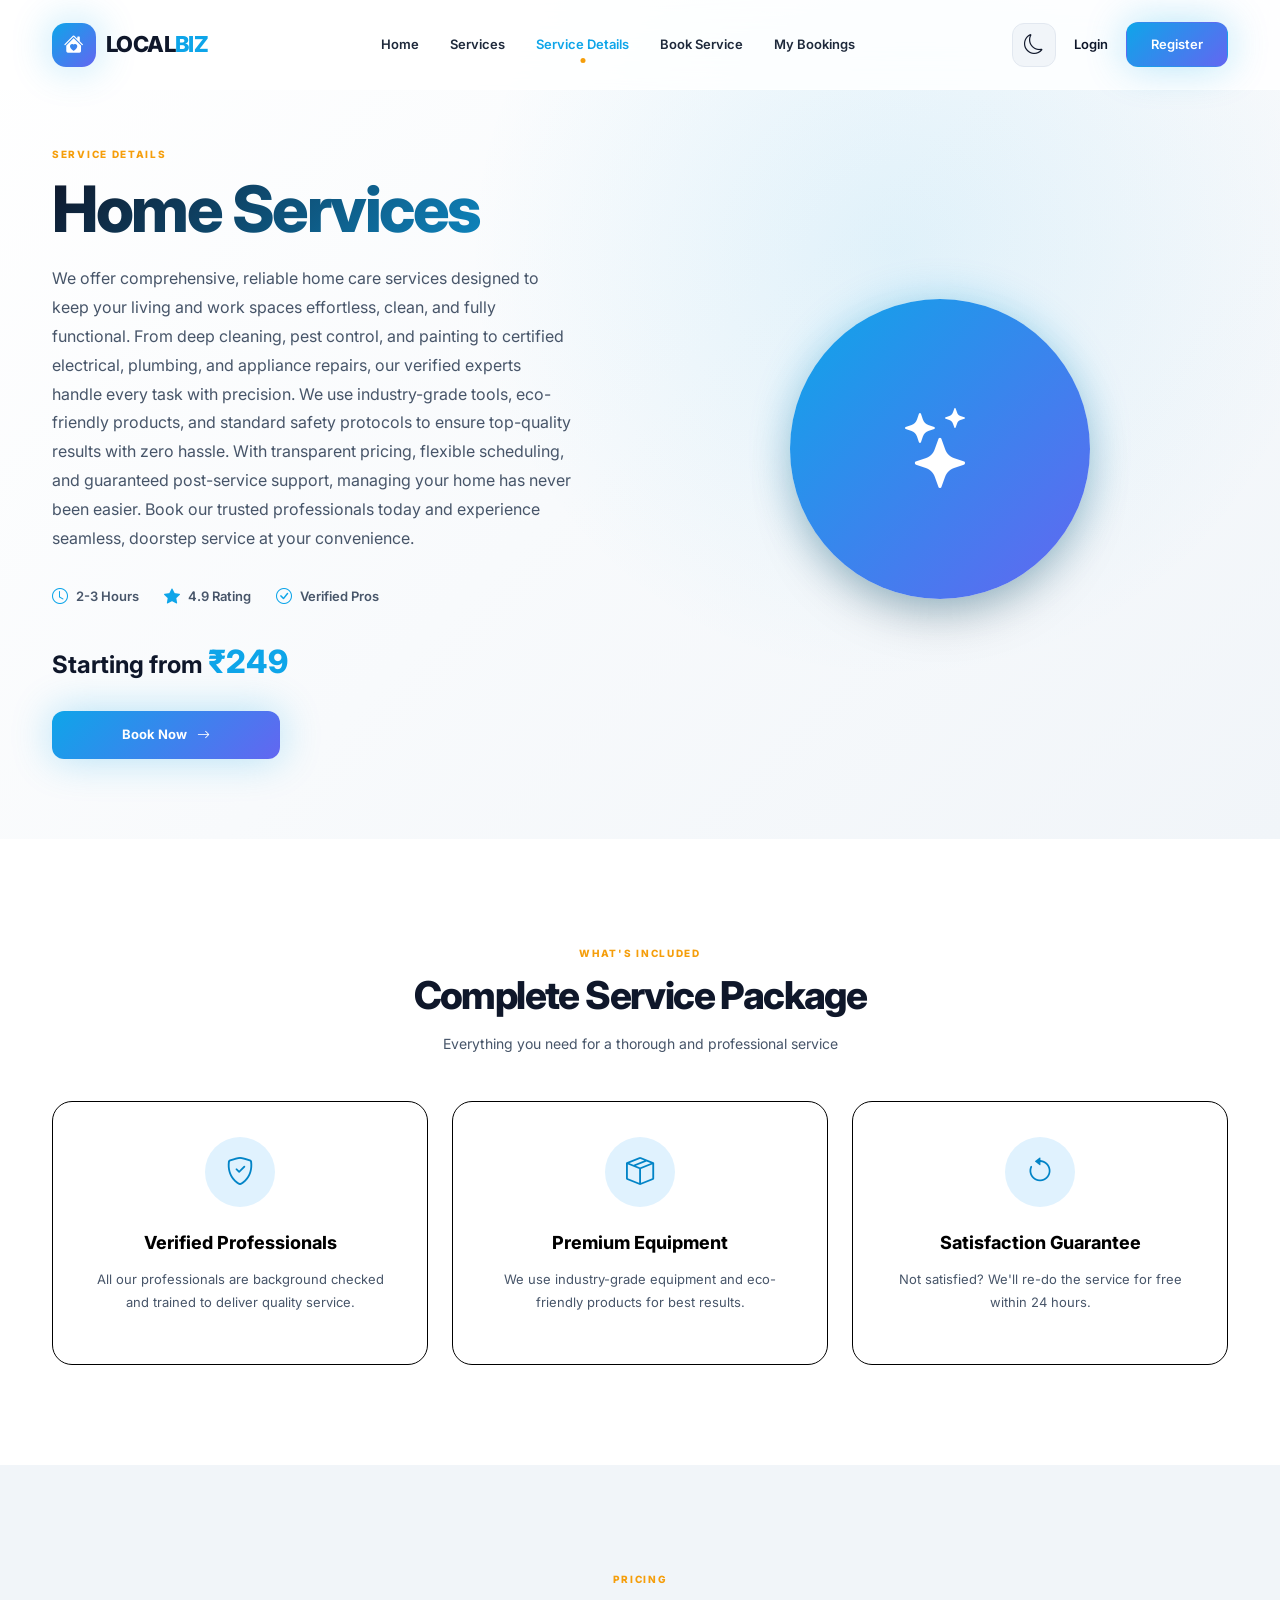
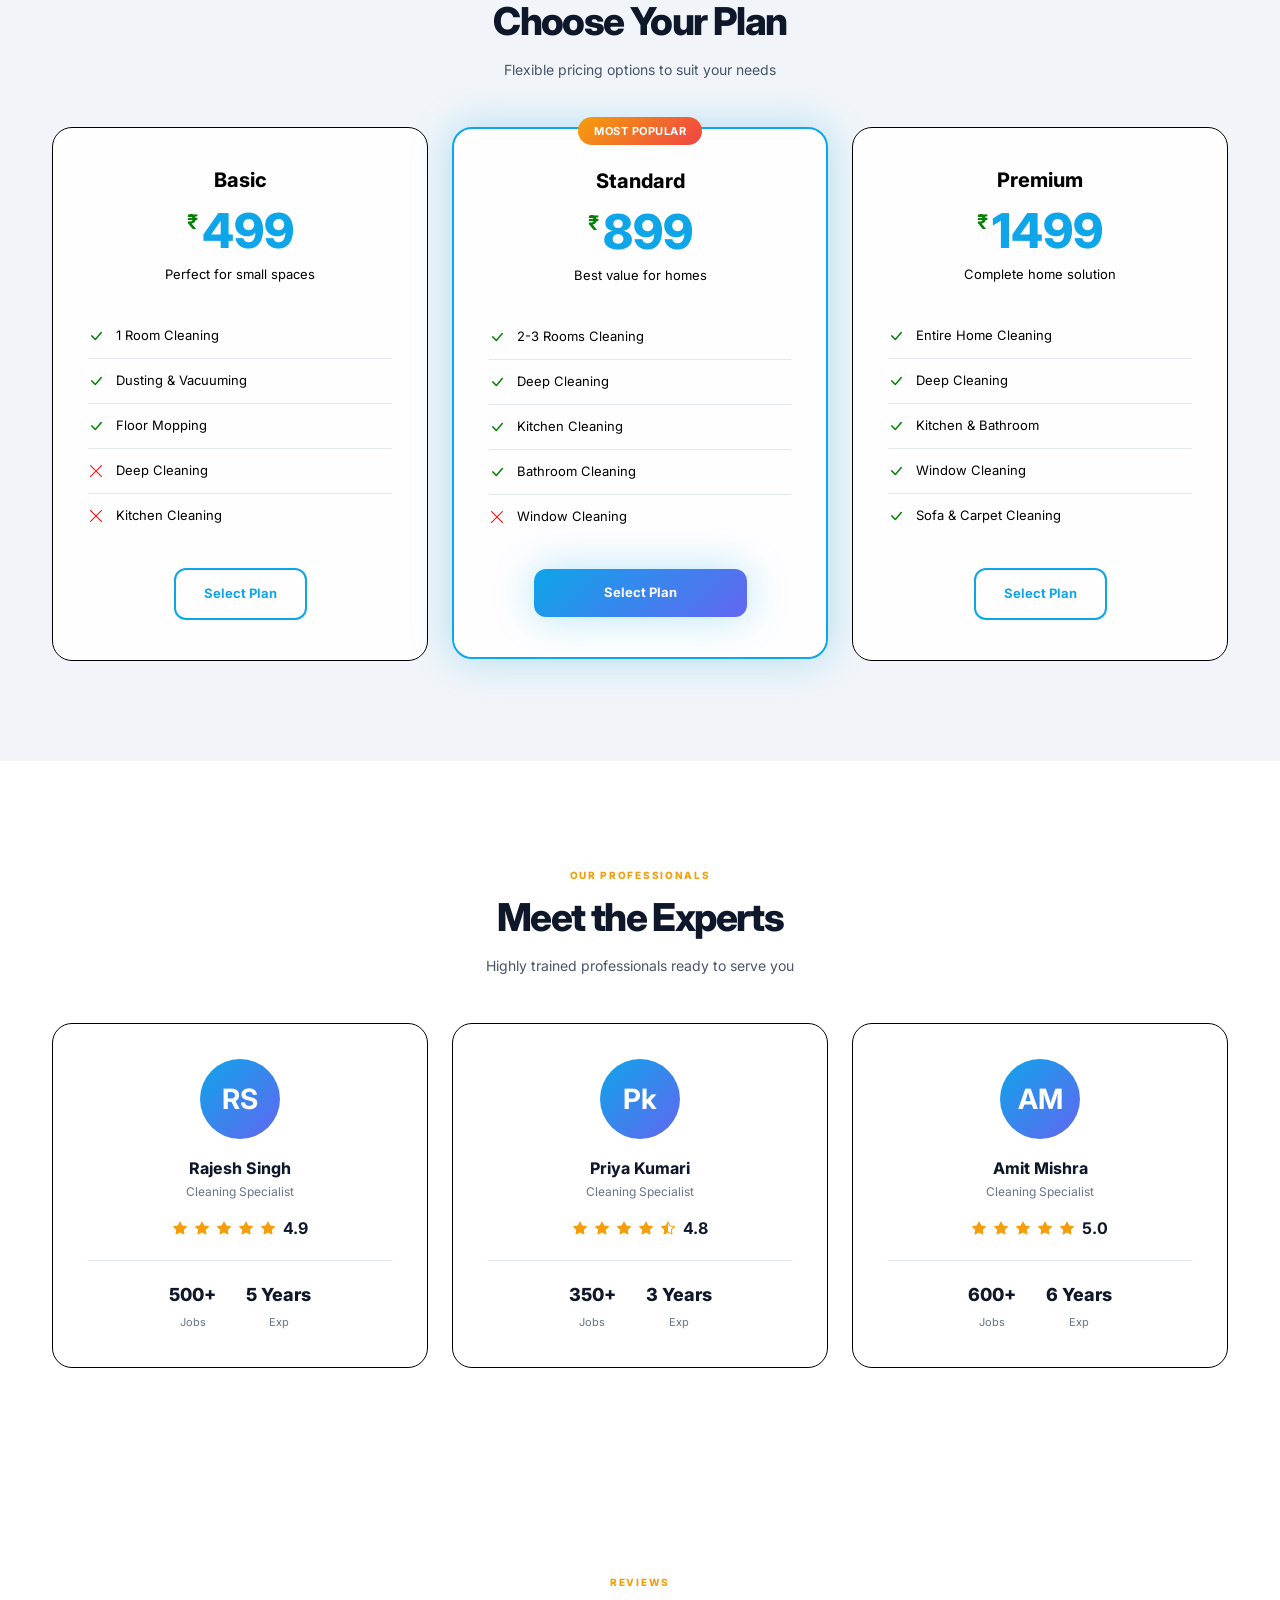
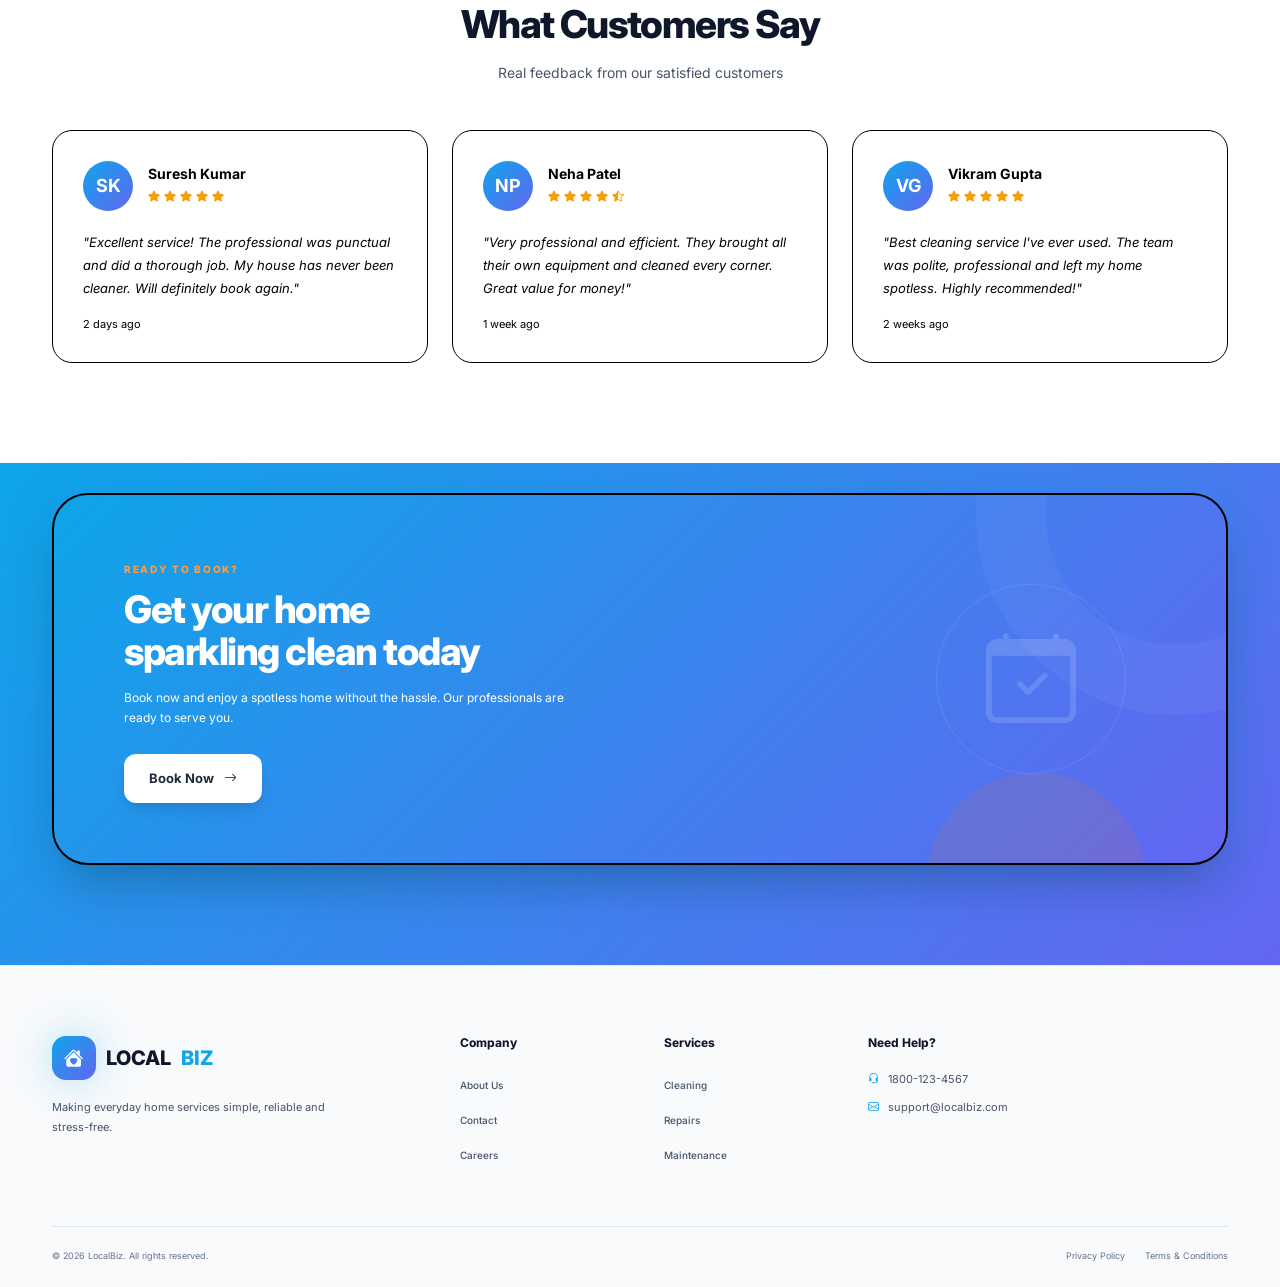
<file: service-details.html>
<!DOCTYPE html>
<html lang="en">
<head>
    <meta charset="UTF-8">
    <meta name="viewport" content="width=device-width, initial-scale=1.0">

    <title>Service Details - LOCALBIZ</title>

    <!-- Bootstrap CSS -->
    <link
        href="https://cdn.jsdelivr.net/npm/bootstrap@5.3.3/dist/css/bootstrap.min.css"
        rel="stylesheet"
    >

    <!-- Bootstrap Icons -->
    <link
        rel="stylesheet"
        href="https://cdn.jsdelivr.net/npm/bootstrap-icons@1.11.3/font/bootstrap-icons.min.css"
    >

    <!-- Google Font -->
    <link rel="preconnect" href="https://fonts.googleapis.com">
    <link rel="preconnect" href="https://fonts.gstatic.com" crossorigin>
    <link
        href="https://fonts.googleapis.com/css2?family=Inter:wght@400;500;600;700;800&display=swap"
        rel="stylesheet"
    >

    <!-- Custom CSS -->
    <link rel="stylesheet" href="style.css">

    <link rel="icon" type="images/svg" href="images/map-pin-home-156927234.webp">
</head>

<body>

<!-- Scroll Progress Bar -->
<div class="scroll-progress" id="scrollProgress"></div>

<!-- ================= NAVBAR ================= -->

<nav class="navbar navbar-expand-lg premium-navbar fixed-top">
    <div class="container">

        <a class="navbar-brand" href="index.html">
            <span class="brand-icon">
                <i class="bi bi-house-heart-fill"></i>
            </span>
            <span>LOCAL<span class="brand-highlight">BIZ</span></span>
        </a>

        <button
            class="navbar-toggler"
            type="button"
            data-bs-toggle="collapse"
            data-bs-target="#mainNavbar"
        >
            <i class="bi bi-list"></i>
        </button>

        <div class="collapse navbar-collapse" id="mainNavbar">

            <ul class="navbar-nav mx-auto">

                <li class="nav-item">
                    <a class="nav-link" href="index.html">
                        Home
                    </a>
                </li>

                <li class="nav-item">
                    <a class="nav-link" href="services.html">
                        Services
                    </a>
                </li>

                <li class="nav-item">
                    <a class="nav-link active" href="service-details.html">
                        Service Details
                    </a>
                </li>

                <li class="nav-item">
                    <a class="nav-link" href="book-service.html">
                        Book Service
                    </a>
                </li>

                <li class="nav-item">
                    <a class="nav-link" href="my-bookings.html">
                        My Bookings
                    </a>
                </li>

            </ul>

            <div class="navbar-actions">

                <button class="theme-toggle" id="themeToggle">
                    <i class="bi bi-moon"></i>
                </button>

                <a href="login.html" class="login-link">
                    Login
                </a>

                <a href="register.html" class="btn register-btn">
                    Register
                </a>

            </div>

        </div>
    </div>
</nav>




<!-- ================= SERVICE HERO ================= -->

<section class="service-detail-hero section-padding">

    <div class="container">

        <div class="row align-items-center">

            <div class="col-lg-6">

                <span class="section-label">
                    SERVICE DETAILS
                </span>

                <h1 id="serviceName">
                    Home Services
                </h1>

                <p class="hero-description">
                    We offer comprehensive, reliable home care services designed to keep your living and work spaces effortless, clean, and fully functional. From deep cleaning, pest control, and painting to certified electrical, plumbing, and appliance repairs, our verified experts handle every task with precision. We use industry-grade tools, eco-friendly products, and standard safety protocols to ensure top-quality results with zero hassle. With transparent pricing, flexible scheduling, and guaranteed post-service support, managing your home has never been easier. Book our trusted professionals today and experience seamless, doorstep service at your convenience.
                </p>

                <div class="service-meta">

                    <div class="meta-item">
                        <i class="bi bi-clock"></i>
                        <span>2-3 Hours</span>
                    </div>

                    <div class="meta-item">
                        <i class="bi bi-star-fill"></i>
                        <span>4.9 Rating</span>
                    </div>

                    <div class="meta-item">
                        <i class="bi bi-check-circle"></i>
                        <span>Verified Pros</span>
                    </div>

                </div>

                <div class="service-price-large">
                    Starting from <strong>₹249</strong>
                </div>

                <a href="book-service.html" class="btn btn-premium">
                    Book Now
                    <i class="bi bi-arrow-right"></i>
                </a>

            </div>

            <div class="col-lg-6">

                <div class=" service-hero-visual">

                   

                    <div class="service-icon-large">
                        <i class="bi bi-stars"></i>
                        
                    </div>

                </div>

            </div>

        </div>

    </div>

</section>


<!-- ================= SERVICE FEATURES ================= -->

<section class="service-features section-padding">

    <div class="container">

        <div class="section-heading centered">

            <span class="section-label">
                WHAT'S INCLUDED
            </span>

            <h2>
                Complete Service Package
            </h2>

            <p>
                Everything you need for a thorough and professional service
            </p>

        </div>

        <div class="row g-4">

            <div class="col-md-4">

                <div class="feature-card">

                    <div class="feature-icon">
                        <i class="bi bi-shield-check"></i>
                    </div>

                    <h4>Verified Professionals</h4>

                    <p>
                        All our professionals are background checked and trained
                        to deliver quality service.
                    </p>

                </div>

            </div>

            <div class="col-md-4">

                <div class="feature-card">

                    <div class="feature-icon">
                        <i class="bi bi-box-seam"></i>
                    </div>

                    <h4>Premium Equipment</h4>

                    <p>
                        We use industry-grade equipment and eco-friendly
                        products for best results.
                    </p>

                </div>

            </div>

            <div class="col-md-4">

                <div class="feature-card">

                    <div class="feature-icon">
                        <i bi bi-arrow-clockwise"></i>
                        <i class="bi bi-arrow-counterclockwise"></i>
                    </div>

                    <h4>Satisfaction Guarantee</h4>

                    <p>
                        Not satisfied? We'll re-do the service for free within
                        24 hours.
                    </p>

                </div>

            </div>

        </div>

    </div>

</section>


<!-- ================= PRICING PLANS ================= -->

<section class="pricing-section section-padding">

    <div class="container">

        <div class="section-heading centered">

            <span class="section-label">
                PRICING
            </span>

            <h2>
                Choose Your Plan
            </h2>

            <p>
                Flexible pricing options to suit your needs
            </p>

        </div>

        <div class="row g-4 justify-content-center">

            <div class="col-md-4">

                <div class="pricing-card">

                    <div class="pricing-header">

                        <h4>Basic</h4>

                        <div class="pricing-price">
                            <span class="currency">₹</span>
                            <span class="amount">499</span>
                        </div>

                        <p>Perfect for small spaces</p>

                    </div>

                    <ul class="pricing-features">

                        <li>
                            <i class="bi bi-check-lg"></i>
                            1 Room Cleaning
                        </li>

                        <li>
                            <i class="bi bi-check-lg"></i>
                            Dusting & Vacuuming
                        </li>

                        <li>
                            <i class="bi bi-check-lg"></i>
                            Floor Mopping
                        </li>

                        <li class="excluded">
                            <i class="bi bi-x-lg"></i>
                            Deep Cleaning
                        </li>

                        <li class="excluded">
                            <i class="bi bi-x-lg"></i>
                            Kitchen Cleaning
                        </li>

                    </ul>

                    <a href="book-service.html" class="btn btn-premium-outline">
                        Select Plan
                    </a>

                </div>

            </div>

            <div class="col-md-4">

                <div class="pricing-card popular">

                    <div class="popular-badge">
                        Most Popular
                    </div>

                    <div class="pricing-header">

                        <h4>Standard</h4>

                        <div class="pricing-price">
                            <span class="currency">₹</span>
                            <span class="amount">899</span>
                        </div>

                        <p>Best value for homes</p>

                    </div>

                    <ul class="pricing-features">

                        <li>
                            <i class="bi bi-check-lg"></i>
                            2-3 Rooms Cleaning
                        </li>

                        <li>
                            <i class="bi bi-check-lg"></i>
                            Deep Cleaning
                        </li>

                        <li>
                            <i class="bi bi-check-lg"></i>
                            Kitchen Cleaning
                        </li>

                        <li>
                            <i class="bi bi-check-lg"></i>
                            Bathroom Cleaning
                        </li>

                        <li class="excluded">
                            <i class="bi bi-x-lg"></i>
                            Window Cleaning
                        </li>

                    </ul>

                    <a href="book-service.html" class="btn btn-premium">
                        Select Plan
                    </a>

                </div>

            </div>

            <div class="col-md-4">

                <div class="pricing-card">

                    <div class="pricing-header">

                        <h4>Premium</h4>

                        <div class="pricing-price">
                            <span class="currency">₹</span>
                            <span class="amount">1499</span>
                        </div>

                        <p>Complete home solution</p>

                    </div>

                    <ul class="pricing-features">

                        <li>
                            <i class="bi bi-check-lg"></i>
                            Entire Home Cleaning
                        </li>

                        <li>
                            <i class="bi bi-check-lg"></i>
                            Deep Cleaning
                        </li>

                        <li>
                            <i class="bi bi-check-lg"></i>
                            Kitchen & Bathroom
                        </li>

                        <li>
                            <i class="bi bi-check-lg"></i>
                            Window Cleaning
                        </li>

                        <li>
                            <i class="bi bi-check-lg"></i>
                            Sofa & Carpet Cleaning
                        </li>

                    </ul>

                    <a href="book-service.html" class="btn btn-premium-outline">
                        Select Plan
                    </a>

                </div>

            </div>

        </div>

    </div>

</section>


<!-- ================= PROFESSIONALS ================= -->

<section class="professionals-section section-padding">

    <div class="container">

        <div class="section-heading centered">

            <span class="section-label">
                OUR PROFESSIONALS
            </span>

            <h2>
                Meet the Experts
            </h2>

            <p>
                Highly trained professionals ready to serve you
            </p>

        </div>

        <div class="row g-4">

            <div class="col-md-4">

                <div class="professional-card">

                    <div class="professional-avatar">
                        <span>RS</span>
                    </div>

                    <h5>Rajesh Singh</h5>

                    <p class="professional-role">
                        Cleaning Specialist
                    </p>

                    <div class="professional-rating">

                        <i class="bi bi-star-fill"></i>
                        <i class="bi bi-star-fill"></i>
                        <i class="bi bi-star-fill"></i>
                        <i class="bi bi-star-fill"></i>
                        <i class="bi bi-star-fill"></i>

                        <span>4.9</span>

                    </div>

                    <div class="professional-stats">

                        <div>
                            <strong>500+</strong>
                            <span>Jobs</span>
                        </div>

                        <div>
                            <strong>5 Years</strong>
                            <span>Exp</span>
                        </div>

                    </div>

                </div>

            </div>

            <div class="col-md-4">

                <div class="professional-card">

                    <div class="professional-avatar">
                        <span>Pk</span>
                    </div>

                    <h5>Priya Kumari</h5>

                    <p class="professional-role">
                        Cleaning Specialist
                    </p>

                    <div class="professional-rating">

                        <i class="bi bi-star-fill"></i>
                        <i class="bi bi-star-fill"></i>
                        <i class="bi bi-star-fill"></i>
                        <i class="bi bi-star-fill"></i>
                        <i class="bi bi-star-half"></i>

                        <span>4.8</span>

                    </div>

                    <div class="professional-stats">

                        <div>
                            <strong>350+</strong>
                            <span>Jobs</span>
                        </div>

                        <div>
                            <strong>3 Years</strong>
                            <span>Exp</span>
                        </div>

                    </div>

                </div>

            </div>

            <div class="col-md-4">

                <div class="professional-card">

                    <div class="professional-avatar">
                        <span>AM</span>
                    </div>

                    <h5>Amit Mishra</h5>

                    <p class="professional-role">
                        Cleaning Specialist
                    </p>

                    <div class="professional-rating">

                        <i class="bi bi-star-fill"></i>
                        <i class="bi bi-star-fill"></i>
                        <i class="bi bi-star-fill"></i>
                        <i class="bi bi-star-fill"></i>
                        <i class="bi bi-star-fill"></i>

                        <span>5.0</span>

                    </div>

                    <div class="professional-stats">

                        <div>
                            <strong>600+</strong>
                            <span>Jobs</span>
                        </div>

                        <div>
                            <strong>6 Years</strong>
                            <span>Exp</span>
                        </div>

                    </div>

                </div>

            </div>

        </div>

    </div>

</section>


<!-- ================= REVIEWS ================= -->

<section class="reviews-section section-padding">

    <div class="container">

        <div class="section-heading centered">

            <span class="section-label">
                REVIEWS
            </span>

            <h2>
                What Customers Say
            </h2>

            <p>
                Real feedback from our satisfied customers
            </p>

        </div>

        <div class="row g-4">

            <div class="col-md-4">

                <div class="review-card">

                    <div class="review-header">

                        <div class="review-avatar">
                            <span>SK</span>
                        </div>

                        <div>

                            <h5>Suresh Kumar</h5>

                            <div class="review-rating">

                                <i class="bi bi-star-fill"></i>
                                <i class="bi bi-star-fill"></i>
                                <i class="bi bi-star-fill"></i>
                                <i class="bi bi-star-fill"></i>
                                <i class="bi bi-star-fill"></i>

                            </div>

                        </div>

                    </div>

                    <p>
                        "Excellent service! The professional was punctual and
                        did a thorough job. My house has never been cleaner.
                        Will definitely book again."
                    </p>

                    <div class="review-date">
                        2 days ago
                    </div>

                </div>

            </div>

            <div class="col-md-4">

                <div class="review-card">

                    <div class="review-header">

                        <div class="review-avatar">
                            <span>NP</span>
                        </div>

                        <div>

                            <h5>Neha Patel</h5>

                            <div class="review-rating">

                                <i class="bi bi-star-fill"></i>
                                <i class="bi bi-star-fill"></i>
                                <i class="bi bi-star-fill"></i>
                                <i class="bi bi-star-fill"></i>
                                <i class="bi bi-star-half"></i>

                            </div>

                        </div>

                    </div>

                    <p>
                        "Very professional and efficient. They brought all
                        their own equipment and cleaned every corner. Great
                        value for money!"
                    </p>

                    <div class="review-date">
                        1 week ago
                    </div>

                </div>

            </div>

            <div class="col-md-4">

                <div class="review-card">

                    <div class="review-header">

                        <div class="review-avatar">
                            <span>VG</span>
                        </div>

                        <div>

                            <h5>Vikram Gupta</h5>

                            <div class="review-rating">

                                <i class="bi bi-star-fill"></i>
                                <i class="bi bi-star-fill"></i>
                                <i class="bi bi-star-fill"></i>
                                <i class="bi bi-star-fill"></i>
                                <i class="bi bi-star-fill"></i>

                            </div>

                        </div>

                    </div>

                    <p>
                        "Best cleaning service I've ever used. The team was
                        polite, professional and left my home spotless.
                        Highly recommended!"
                    </p>

                    <div class="review-date">
                        2 weeks ago
                    </div>

                </div>

            </div>

        </div>

    </div>

</section>


<!-- ================= CTA SECTION ================= -->

<section class="cta-section">

    <div class="container">

        <div class="cta-box">

            <div class="cta-content">

                <span class="section-label">
                    READY TO BOOK?
                </span>

                <h2>
                    Get your home
                    <br>
                    sparkling clean today
                </h2>

                <p>
                    Book now and enjoy a spotless home without the hassle.
                    Our professionals are ready to serve you.
                </p>

                <a href="book-service.html" class="btn cta-btn">
                    Book Now
                    <i class="bi bi-arrow-right"></i>
                </a>

            </div>

            <div class="cta-decoration">
                <i class="bi bi-calendar-check"></i>
            </div>

        </div>

    </div>

</section>


<!-- ================= FOOTER ================= -->

<footer class="footer">

    <div class="container">

        <div class="row g-5">

            <div class="col-lg-4">

                <a href="index.html" class="footer-brand">

                    <span class="brand-icon">
                        <i class="bi bi-house-heart-fill"></i>
                    </span>

                    LOCAL<span class="brand-highlight">BIZ</span>

                </a>

                <p class="footer-description">
                    Making everyday home services simple,
                    reliable and stress-free.
                </p>

            </div>


            <div class="col-6 col-lg-2">

                <h6>Company</h6>

                <ul>
                    <li><a href="#">About Us</a></li>
                    <li><a href="#">Contact</a></li>
                    <li><a href="#">Careers</a></li>
                </ul>

            </div>


            <div class="col-6 col-lg-2">

                <h6>Services</h6>

                <ul>
                    <li><a href="services.html">Cleaning</a></li>
                    <li><a href="services.html">Repairs</a></li>
                    <li><a href="services.html">Maintenance</a></li>
                </ul>

            </div>


            <div class="col-lg-4">

                <h6>Need Help?</h6>

                <p class="footer-contact">
                    <i class="bi bi-headset"></i>
                    1800-123-4567
                </p>

                <p class="footer-contact">
                    <i class="bi bi-envelope"></i>
                    support@localbiz.com
                </p>

            </div>

        </div>


        <div class="footer-bottom">

            <span>
                © 2026 LocalBiz. All rights reserved.
            </span>

            <div>
                <a href="#">Privacy Policy</a>
                <a href="#">Terms & Conditions</a>
            </div>

        </div>

    </div>

</footer>


<!-- Bootstrap JS -->

<script
    src="https://cdn.jsdelivr.net/npm/bootstrap@5.3.3/dist/js/bootstrap.bundle.min.js">
</script>

<!-- Custom JS -->

<script src="script.js"></script>

</body>
</html>
</file>
<file: style.css>
/* =====================================================
   HOMEEASE - PREMIUM HOME SERVICES
   ===================================================== */

   :root {
    --primary: #0ea5e9;
    --primary-dark: #0284c7;
    --primary-light: #e0f2fe;
    --primary-gradient: linear-gradient(135deg, #0ea5e9 0%, #6366f1 100%);
    --accent: #f59e0b;
    --accent-dark: #d97706;
    --accent-light: #fef3c7;
    --accent-gradient: linear-gradient(135deg, #f59e0b 0%, #ef4444 100%);
    --navy: #0f172a;
    --dark: #1e293b;
    --slate: #475569;
    --light-slate: #64748b;
    --background: #f1f5f9;
    --white: #ffffff;
    --border: #e2e8f0;
    --shadow-sm: 0 4px 6px -1px rgba(0, 0, 0, 0.1), 0 2px 4px -2px rgba(0, 0, 0, 0.1);
    --shadow-md: 0 10px 15px -3px rgba(0, 0, 0, 0.1), 0 4px 6px -4px rgba(0, 0, 0, 0.1);
    --shadow-lg: 0 20px 25px -5px rgba(0, 0, 0, 0.1), 0 8px 10px -6px rgba(0, 0, 0, 0.1);
    --shadow-xl: 0 25px 50px -12px rgba(0, 0, 0, 0.25);
    --shadow-glow: 0 0 40px rgba(14, 165, 233, 0.3);
    --shadow-glow-accent: 0 0 40px rgba(245, 158, 11, 0.3);
    --radius-sm: 12px;
    --radius-md: 20px;
    --radius-lg: 32px;
    --radius-xl: 40px;
    --transition: 0.4s cubic-bezier(0.4, 0, 0.2, 1);
    --transition-fast: 0.2s cubic-bezier(0.4, 0, 0.2, 1);
}

/* Dark Mode Variables */

[data-theme="dark"] {
    --primary: #38bdf8;
    --primary-dark: #0ea5e9;
    --primary-light: rgba(56, 189, 248, 0.15);
    --primary-gradient: linear-gradient(135deg, #38bdf8 0%, #818cf8 100%);
    --accent: #fbbf24;
    --accent-dark: #f59e0b;
    --accent-light: #78350f;
    --accent-gradient: linear-gradient(135deg, #fbbf24 0%, #f97316 100%);
    --navy: #ffffff;
    --dark: #e2e8f0;
    --slate: #cbd5e1;
    --light-slate: #94a3b8;
    --background: #0f172a;
    --white: #1e293b;
    --border: #334155;
    --shadow-sm: 0 4px 20px rgba(0, 0, 0, 0.3);
    --shadow-md: 0 8px 30px rgba(0, 0, 0, 0.4);
    --shadow-lg: 0 12px 40px rgba(0, 0, 0, 0.5);
    --shadow-xl: 0 20px 60px rgba(0, 0, 0, 0.6);
    --shadow-glow: 0 0 30px rgba(56, 189, 248, 0.3);
    --shadow-glow-accent: 0 0 40px rgba(251, 191, 36, 0.4);
}


/* =====================================================
   GLOBAL
   ===================================================== */

* {
    margin: 0;
    padding: 0;
    box-sizing: border-box;
}

html {
    scroll-behavior: smooth;
}

body {
    font-family: "Inter", sans-serif;
    background: var(--white);
    color: var(--dark);
    overflow-x: hidden;
    transition: background var(--transition), color var(--transition);
}

[data-theme="dark"] body {
    background: var(--background);
    color: var(--dark);
}

a {
    text-decoration: none;
}

button,
input {
    font-family: inherit;
}

.container {
    max-width: 1200px;
}


/* =====================================================
   NAVBAR
   ===================================================== */

.premium-navbar {
    height: 90px;
    background: rgba(255, 255, 255, 0.85);
    backdrop-filter: blur(20px) saturate(180%);
    -webkit-backdrop-filter: blur(20px) saturate(180%);
    border-bottom: 1px solid rgba(255, 255, 255, 0.3);
    box-shadow: var(--shadow-sm);
    transition: var(--transition);
}

[data-theme="dark"] .premium-navbar {
    background: rgba(30, 41, 59, 0.85);
    border-bottom: 1px solid rgba(51, 65, 85, 0.3);
}

.navbar-brand {
    display: flex;
    align-items: center;
    gap: 10px;

    color: var(--navy);
    font-size: 22px;
    font-weight: 800;
    letter-spacing: -0.6px;
}

.brand-icon {
    width: 44px;
    height: 44px;

    display: flex;
    align-items: center;
    justify-content: center;

    background: var(--primary-gradient);
    color: var(--white);

    border-radius: 14px;
    box-shadow: var(--shadow-glow);

    font-size: 20px;

    transition: var(--transition);
}

.brand-icon:hover {
    transform: scale(1.1) rotate(5deg);
}

.brand-highlight {
    color: var(--primary);
}

.navbar-nav {
    gap: 5px;
}

.nav-link {
    position: relative;

    color: var(--dark) !important;

    font-size: 13px;
    font-weight: 600;

    padding: 10px 13px !important;

    transition: var(--transition);
}

[data-theme="dark"] .nav-link {
    color: var(--slate) !important;
}

.nav-link:hover {
    color: var(--primary) !important;
}

.nav-link.active {
    color: var(--primary) !important;
}

.nav-link.active::after {
    content: "";

    position: absolute;
    left: 50%;
    bottom: 1px;

    width: 5px;
    height: 5px;

    transform: translateX(-50%);

    background: var(--accent);
    border-radius: 50%;
}

.navbar-actions {
    display: flex;
    align-items: center;
    gap: 18px;
}

.theme-toggle {
    width: 44px;
    height: 44px;

    display: flex;
    align-items: center;
    justify-content: center;

    background: var(--background);

    color: var(--navy);

    border: 1px solid var(--border);

    border-radius: 12px;

    font-size: 20px;

    cursor: pointer;

    transition: var(--transition);
}

.theme-toggle:hover {
    background: var(--primary-light);

    color: var(--primary);

    border-color: var(--primary);

    transform: rotate(15deg) scale(1.1);
}

.login-link {
    color: var(--navy);

    font-size: 13px;
    font-weight: 600;

    transition: var(--transition);
}

.login-link:hover {
    color: var(--primary);
}

.register-btn {
    padding: 12px 24px;

    background: var(--primary-gradient);
    color: var(--white);

    border-radius: 12px;

    font-size: 13px;
    font-weight: 600;

    transition: var(--transition);

    box-shadow: var(--shadow-glow);
}

.register-btn:hover {
    transform: translateY(-3px) scale(1.05);
    box-shadow: 0 0 50px rgba(14, 165, 233, 0.5);
}

.navbar-toggler {
    border: 0;
    box-shadow: none !important;

    font-size: 25px;
    color: var(--navy);
}


/* =====================================================
   HERO
   ===================================================== */

.hero-section {
    position: relative;

    background:
        radial-gradient(
            circle at 85% 20%,
            rgba(14, 165, 233, 0.15),
            transparent 40%
        ),
        radial-gradient(
            circle at 15% 80%,
            rgba(99, 102, 241, 0.1),
            transparent 40%
        ),
        linear-gradient(
            135deg,
            #ffffff 0%,
            #f1f5f9 100%
        );

    padding-top: 90px;
    overflow: hidden;
}

[data-theme="dark"] .hero-section {
    background:
        radial-gradient(
            circle at 85% 20%,
            rgba(56, 189, 248, 0.15),
            transparent 40%
        ),
        radial-gradient(
            circle at 15% 80%,
            rgba(129, 140, 248, 0.1),
            transparent 40%
        ),
        linear-gradient(
            135deg,
            #0f172a 0%,
            #1e293b 100%
        );
}

.hero-section::before {
    content: "";

    position: absolute;

    width: 500px;
    height: 500px;

    top: 10%;
    right: -200px;

    background: radial-gradient(circle, rgba(245, 158, 11, 0.08) 0%, transparent 70%);

    border-radius: 50%;

    filter: blur(40px);

    pointer-events: none;

    animation: floatBlob 8s ease-in-out infinite;
}

.hero-section::after {
    content: "";

    position: absolute;

    width: 400px;
    height: 400px;

    bottom: 10%;
    left: -150px;

    background: radial-gradient(circle, rgba(14, 165, 233, 0.1) 0%, transparent 70%);

    border-radius: 50%;

    filter: blur(40px);

    pointer-events: none;

    animation: floatBlob 10s ease-in-out infinite reverse;
}

@keyframes floatBlob {
    0%, 100% {
        transform: translate(0, 0) scale(1);
    }
    50% {
        transform: translate(30px, -30px) scale(1.1);
    }
}

.hero-badge {
    display: inline-flex;
    align-items: center;
    gap: 8px;

    padding: 10px 16px;

    background: rgba(14, 165, 233, 0.1);
    color: var(--primary);
    border: 1px solid rgba(14, 165, 233, 0.2);

    border-radius: 50px;

    font-size: 11px;
    font-weight: 700;

    margin-bottom: 24px;

    backdrop-filter: blur(10px);

    animation: pulseBadge 2s ease-in-out infinite;
}

@keyframes pulseBadge {
    0%, 100% {
        box-shadow: 0 0 0 0 rgba(14, 165, 233, 0.4);
    }
    50% {
        box-shadow: 0 0 0 10px rgba(14, 165, 233, 0);
    }
}

.badge-dot {
    width: 7px;
    height: 7px;

    background: var(--accent);

    border-radius: 50%;
}

.hero-title {
    color: var(--navy);

    font-size: clamp(48px, 5vw, 76px);
    line-height: 1.02;

    letter-spacing: -4px;

    font-weight: 800;

    margin-bottom: 24px;

    background: linear-gradient(135deg, var(--navy) 0%, var(--primary) 100%);
    -webkit-background-clip: text;
    -webkit-text-fill-color: transparent;
    background-clip: text;
}

.hero-title span {
    background: var(--primary-gradient);
    -webkit-background-clip: text;
    -webkit-text-fill-color: transparent;
    background-clip: text;
}

.hero-description {
    max-width: 520px;

    color: var(--slate);

    font-size: 16px;
    line-height: 1.8;

    margin-bottom: 32px;
}


/* =====================================================
   HERO SEARCH
   ===================================================== */

.hero-search {
    max-width: 580px;

    display: flex;
    align-items: center;

    background: rgba(255, 255, 255, 0.9);
    backdrop-filter: blur(20px);

    border: 1px solid rgba(255, 255, 255, 0.5);

    border-radius: 20px;

    padding: 10px;

    box-shadow: var(--shadow-lg), var(--shadow-glow);

    transition: var(--transition);
}

.hero-search:hover {
    transform: translateY(-2px);
    box-shadow: var(--shadow-xl), var(--shadow-glow);
}

.search-location,
.search-service {
    display: flex;
    align-items: center;
    gap: 10px;

    padding: 10px 14px;
}

.search-location {
    width: 43%;
    border-right: 1px solid var(--border);
}

.search-service {
    width: 45%;
}

.search-location > i,
.search-service > i {
    color: var(--primary);

    font-size: 18px;
}

.search-location small,
.search-service small {
    display: block;

    color:black;

    font-size: 9px;
    font-weight: 600;

    margin-bottom: 2px;
}

.search-location input,
.search-service input {
    width: 100%;

    border: 0;
    outline: 0;

    color: var(--dark);

    font-size: 12px;
    font-weight: 600;

    background: transparent;
}

.search-location input::placeholder,
.search-service input::placeholder {
    color:gray;
    font-weight: 500;
}

.search-btn {
    width: 52px;
    height: 52px;

    border: 0;

    background: var(--accent-gradient);
    color: var(--white);

    border-radius: 14px;

    font-size: 20px;

    transition: var(--transition);

    box-shadow: var(--shadow-glow-accent);
}

.search-btn:hover {
    transform: translateX(4px) scale(1.05);
    box-shadow: 0 0 50px rgba(245, 158, 11, 0.5);
}

.quick-services {
    display: flex;
    align-items: center;
    gap: 12px;

    margin-top: 17px;

    font-size: 11px;
}

.quick-services span {
    color: var(--light-slate);
    font-weight: 600;
}

.quick-services a {
    color: var(--slate);
    font-weight: 600;

    border-bottom: 1px solid #cbd5e1;

    transition: var(--transition);
}

.quick-services a:hover {
    color: var(--primary);
    border-color: var(--primary);
}


/* =====================================================
   HERO VISUAL
   ===================================================== */

.hero-visual {
    position: relative;

    width: 100%;
    max-width: 500px;

    height: 520px;

    margin-left: auto;
}


.hero-main-card {
    position: absolute;

    top: 50%;
    left: 50%;

    width: 90%;
    height: 460px;

    transform: translate(-50%, -50%);

    background: rgba(255, 255, 255, 0.95);
    backdrop-filter: blur(20px);

    border-radius: 36px;

    padding: 14px;

    box-shadow: var(--shadow-xl), var(--shadow-glow);

    border: 1px solid rgba(255, 255, 255, 0.5);

    z-index: 1;

    animation: cardFloat 6s ease-in-out infinite;
}


@keyframes cardFloat {
    0%, 100% {
        transform: translate(-50%, -50%) translateY(0);
    }
    50% {
        transform: translate(-50%, -50%) translateY(-15px);
    }
}
.hero-image{
    border-radius: 30px;
    width: 100%;
    height: 100%;
}

.hero-image-placeholder {
    width: 100%;
    height: 100%;

    position: relative;

    border-radius: 28px;

    overflow: hidden;

    background:
        linear-gradient(
            145deg,
            #e0f2fe,
            #f0f9ff 45%,
            #f8fafc
        );
}

.hero-image-placeholder::before {
    content: "";

    position: absolute;

    width: 250px;
    height: 250px;

    background: rgba(23, 105, 170, 0.12);

    border-radius: 50%;

    top: 40px;
    right: -70px;
}

.hero-image-placeholder::after {
    content: "";

    position: absolute;

    width: 180px;
    height: 180px;

    background: rgba(255, 122, 0, 0.12);

    border-radius: 50%;

    bottom: 30px;
    left: -60px;
}

.image-content {
    position: absolute;

    left: 50%;
    top: 50%;

    transform: translate(-50%, -50%);

    text-align: center;

    z-index: 2;
}

.service-avatar {
    width: 115px;
    height: 115px;

    margin: 0 auto 20px;

    display: flex;
    align-items: center;
    justify-content: center;

    background: var(--white);

    color: var(--primary);

    border-radius: 50%;

    font-size: 52px;

    box-shadow: var(--shadow-lg), var(--shadow-glow);

    border: 3px solid rgba(14, 165, 233, 0.1);

    animation: avatarPulse 3s ease-in-out infinite;
}

@keyframes avatarPulse {
    0%, 100% {
        transform: scale(1);
    }
    50% {
        transform: scale(1.05);
    }
}

.image-content span {
    display: inline-block;

    padding: 8px 13px;

    background: var(--white);

    color: var(--navy);

    border-radius: 50px;

    font-size: 10px;
    font-weight: 700;

    box-shadow: var(--shadow-sm);
}


/* Floating Cards */

.floating-card {
    position: absolute;

    display: flex;
    align-items: center;
    gap: 12px;

    padding: 16px 20px;

    background:linear-gradient(135deg, #0ea5e9 0%, #6366f1 100%);
    backdrop-filter: blur(20px);

    border-radius: 16px;

    box-shadow: var(--shadow-lg);
    border: 1px solid rgba(0, 0, 0, 0.5);

    z-index: 5;

    animation: cardFloat 5s ease-in-out infinite;
}

.rating-card {
    animation-delay: 0.5s;
}

.booking-card {
    animation-delay: 1s;
}

.floating-card strong {
    display: block;

    color: var(--navy);

    font-size: 15px;
    font-weight: 800;
}

.floating-card small {
    display: block;

    color:black;

    font-size: 10px;

    margin-top: 3px;
    margin-right: 10px;

}

.floating-icon,
.booking-check {
    width: 39px;
    height: 39px;

    display: flex;
    align-items: center;
    justify-content: center;

    border-radius: 10px;

    font-size: 16px;
}

.floating-icon {
    background: var(--accent-light);
    color: var(--accent);
}

.booking-check {
    background: #f7e8e8;
    color: #16a05d;
}

.rating-card {
    top: 105px;
    right: -5px;
}

.booking-card {
    bottom: 85px;
    left: -20px;
}


/* =====================================================
   TRUST SECTION
   ===================================================== */

.trust-section {
    padding: 28px 0;

    background: var(--white);

    border-top: 1px solid var(--border);
    border-bottom: 1px solid var(--border);
}

.trust-title {
    color: var(--navy);

    font-size: 12px;
    font-weight: 700;
}

.trust-items {
    display: flex;
    justify-content: flex-end;
    gap: 30px;
}

.trust-items div {
    display: flex;
    align-items: center;
    gap: 7px;

    color: var(--slate);

    font-size: 10px;
    font-weight: 600;
}

.trust-items i {
    color: var(--primary);
    font-size: 15px;
}


/* =====================================================
   COMMON SECTION
   ===================================================== */

.section-padding {
    padding: 100px 0;
}

.section-heading {
    display: flex;
    justify-content: space-between;
    align-items: flex-end;

    margin-bottom: 45px;
}

.section-heading.centered {
    display: block;

    max-width: 650px;

    margin-left: auto;
    margin-right: auto;

    text-align: center;
}

.section-label {
    display: inline-block;

    color: var(--accent);

    font-size: 10px;
    font-weight: 800;

    letter-spacing: 1.7px;

    margin-bottom: 12px;
}

.section-heading h2 {
    color: var(--navy);

    font-size: clamp(30px, 3vw, 42px);

    letter-spacing: -1.6px;

    line-height: 1.15;

    font-weight: 800;

    margin: 0;
}

.booking-details p {
    color: var(--slate);

    font-size: 12px;
    line-height: 1.6;
}

[data-theme="dark"] .booking-details p {
    color: var(--light-slate);
}

.section-heading p {
    color: var(--slate);

    font-size: 14px;
    line-height: 1.7;

    margin-top: 15px;
}

[data-theme="dark"] .section-heading p {
    color: var(--light-slate);
}

.view-all {
    display: flex;
    align-items: center;
    gap: 7px;

    color: var(--primary);

    font-size: 12px;
    font-weight: 700;

    transition: var(--transition);
}

.view-all:hover {
    color: var(--accent);
    transform: translateX(4px);
}


/* =====================================================
   SERVICE CARDS
   ===================================================== */

.services-preview {
    background: var(--background);
}

.service-card {
    min-height: 280px;

    padding: 0;

    background: rgba(255, 255, 255, 0.9);
    backdrop-filter: blur(10px);

    border: 1px solid black;

    border-radius: var(--radius-md);

    transition: var(--transition);

    cursor: pointer;

    position: relative;

    overflow: hidden;
}

.service-card-image {
    width: 100%;
    height: 150px;

    object-fit: cover;

    display: block;
}

.service-card-content {
    padding: 20px;
}

.service-card::before {
    content: "";

    position: absolute;

    top: 0;
    left: 0;

    width: 100%;
    height: 100%;

    background: var(--primary-gradient);
    opacity: 0;

    transition: var(--transition);

    z-index: 0;
}

.service-card:hover {
    transform: translateY(-12px) scale(1.02);

    border-color: rgba(14, 165, 233, 0.3);

    box-shadow: var(--shadow-lg), var(--shadow-glow);
}

.service-card > * {
    position: relative;
    z-index: 1;
}

.service-card-top {
    display: flex;
    justify-content: space-between;
    align-items: center;

    margin-bottom: 28px;
}

.service-icon {
    width: 56px;
    height: 56px;

    display: flex;
    align-items: center;
    justify-content: center;

    background: var(--primary-light);
    color: var(--primary);

    border-radius: 16px;

    font-size: 24px;

    transition: var(--transition);

    border: 2px solid rgba(14, 165, 233, 0.1);
}

.service-card:hover .service-icon {
    background: var(--primary-gradient);
    color: var(--white);
    transform: rotate(10deg) scale(1.1);
    box-shadow: var(--shadow-glow);
}

.service-arrow {
    color: #cbd5e1;

    font-size: 17px;

    transition: var(--transition);
}

.service-card:hover .service-arrow {
    color: var(--accent);
    transform: translate(3px, -3px);
}

.service-card h4 {
    color:black;

    font-size: 17px;
    font-weight: 750;

    margin-bottom: 10px;
}

.service-card p {
    min-height: 48px;

    color: black;

    font-size: 11px;
    line-height: 1.7;

    margin-bottom: 20px;
}

.service-price {
    color:black;

    font-size: 12px;
}

.service-price strong {
    color:black;

    font-size: 12px;
}


/* =====================================================
   HOW IT WORKS
   ===================================================== */

.how-section {
    padding: 100px 0;

    background: var(--white);
}

.steps-row {
    margin-top: 55px;
}

.step-card {
    position: relative;

    min-height: 260px;

    padding: 32px;

    border: 1px solid black;

    border-radius: var(--radius-md);

    background: rgba(255, 255, 255, 0.9);
    backdrop-filter: blur(10px);

    transition: var(--transition);

    overflow: hidden;
}

.step-card::before {
    content: "";

    position: absolute;

    top: 0;
    left: 0;

    width: 100%;
    height: 4px;

    background: var(--accent-gradient);

    transform: scaleX(0);

    transform-origin: left;

    transition: var(--transition);
}

.step-card:hover {
    box-shadow: var(--shadow-lg);
    transform: translateY(-8px);
}

.step-card:hover::before {
    transform: scaleX(1);
}

.step-number {
    position: absolute;

    top: 22px;
    right: 25px;

    color:black;

    font-size: 38px;
    font-weight: 800;
}

.step-icon {
    width: 60px;
    height: 60px;

    display: flex;
    align-items: center;
    justify-content: center;

    background: var(--accent-light);
    color: var(--accent);

    border-radius: 16px;

    font-size: 24px;

    margin-bottom: 30px;

    border: 2px solid rgba(245, 158, 11, 0.1);

    transition: var(--transition);
}

.step-card:hover .step-icon {
    background: var(--accent-gradient);
    color: var(--white);
    transform: rotate(-10deg) scale(1.1);
    box-shadow: var(--shadow-glow-accent);
}

.step-card h4 {
    color:black;

    font-size: 16px;
    font-weight: 750;

    margin-bottom: 10px;
}

.step-card p {
    color:black;

    font-size: 11px;
    line-height: 1.7;

    max-width: 250px;
}

[data-theme="dark"] .step-card p {
    color:black;
}


/* =====================================================
   CTA
   ===================================================== */

.cta-section {
    padding: 30px 0 100px;

    background: var(--white);
}

.cta-box {
    position: relative;

    min-height: 350px;

    padding: 60px 70px;

    overflow: hidden;

    border-radius: 36px;

    background: var(--primary-gradient);

    box-shadow: var(--shadow-xl), var(--shadow-glow);

    border:2px solid black;
}

.cta-box::before {
    content: "";

    position: absolute;

    width: 400px;
    height: 400px;

    right: -150px;
    top: -180px;

    border: 70px solid rgba(255, 255, 255, 0.04);

    border-radius: 50%;
}

.cta-box::after {
    content: "";

    position: absolute;

    width: 220px;
    height: 220px;

    right: 80px;
    bottom: -130px;

    background: rgba(255, 122, 0, 0.1);

    border-radius: 50%;
}

.cta-content {
    position: relative;
    z-index: 2;
}

.cta-content .section-label {
    color: #ff9b45;
}

.cta-content h2 {
    color: var(--white);

    font-size: 38px;
    line-height: 1.1;

    letter-spacing: -1.5px;

    font-weight: 800;

    margin-bottom: 15px;
}

.cta-content p {
    max-width: 470px;

    color:white;

    font-size: 12px;
    line-height: 1.7;

    margin-bottom: 25px;
}

.cta-btn {
    display: inline-flex;
    align-items: center;
    gap: 10px;

    padding: 14px 24px;

    background: var(--white);
    color: var(--black);

    border-radius: 12px;

    font-size: 13px;
    font-weight: 700;

    transition: var(--transition);

    box-shadow: var(--shadow-md);
}

.cta-btn:hover {
    background: var(--accent-gradient);
    color: var(--white);

    transform: translateY(-4px) scale(1.05);
    box-shadow: var(--shadow-glow-accent);
}

.cta-decoration {
    position: absolute;

    right: 100px;
    top: 50%;

    transform: translateY(-50%);

    width: 190px;
    height: 190px;

    display: flex;
    align-items: center;
    justify-content: center;

    border: 1px solid rgba(255, 255, 255, 0.1);

    border-radius: 50%;

    color: rgba(255, 255, 255, 0.15);

    font-size: 90px;
}


/* =====================================================
   FOOTER
   ===================================================== */

.footer {
    padding: 70px 0 25px;

    background: #f8fafc;

    border-top: 1px solid var(--border);
}

.footer-brand {
    display: inline-flex;
    align-items: center;
    gap: 10px;

    color: var(--navy);

    font-size: 20px;
    font-weight: 800;

    margin-bottom: 18px;
}

.footer-brand span:last-child {
    color: var(--primary);
}

.footer-description {
    max-width: 300px;

    color: var(--slate);

    font-size: 11px;
    line-height: 1.8;
}

[data-theme="dark"] .footer-description {
    color: var(--light-slate);
}

.footer h6 {
    color: var(--navy);

    font-size: 12px;
    font-weight: 750;

    margin-bottom: 20px;
}

.footer ul {
    padding: 0;
    margin: 0;

    list-style: none;
}

.footer li {
    margin-bottom: 11px;
}

.footer li a {
    color: var(--slate);

    font-size: 10px;
    font-weight: 500;

    transition: var(--transition);
}

[data-theme="dark"] .footer li a {
    color: var(--light-slate);
}

.footer li a:hover {
    color: var(--primary);
}

.footer-contact {
    display: flex;
    align-items: center;
    gap: 9px;

    color: var(--slate);

    font-size: 11px;

    margin-bottom: 12px;
}

[data-theme="dark"] .footer-contact {
    color: var(--light-slate);
}

.footer-contact i {
    color: var(--primary);
}

.footer-bottom {
    display: flex;
    justify-content: space-between;

    margin-top: 50px;
    padding-top: 22px;

    border-top: 1px solid var(--border);

    color: var(--light-slate);

    font-size: 9px;
}

[data-theme="dark"] .footer-bottom {
    color: var(--slate);
}

.footer-bottom div {
    display: flex;
    gap: 20px;
}

.footer-bottom a {
    color: var(--light-slate);

    transition: var(--transition);
}

[data-theme="dark"] .footer-bottom a {
    color: var(--slate);
}

.footer-bottom a:hover {
    color: var(--primary);
}


/* =====================================================
   TESTIMONIALS SECTION
   ===================================================== */

.testimonials-section {
    padding: 100px 0;

    background: var(--white);
}

[data-theme="dark"] .testimonials-section {
    background: var(--background);
}

.testimonial-card {
    padding: 35px;

    background: rgba(255, 255, 255, 0.9);
    backdrop-filter: blur(10px);

    border: 1px solid black;

    border-radius: var(--radius-md);

    transition: var(--transition);

    position: relative;

    overflow: hidden;
}

[data-theme="dark"] .testimonial-card {
    background: rgba(30, 41, 59, 0.9);
    border: 1px solid rgba(51, 65, 85, 0.5);
}

.testimonial-card::before {
    content: "\"";

    position: absolute;

    top: 20px;
    right: 25px;

    font-size: 80px;
    font-weight: 800;

    color: rgba(14, 165, 233, 0.1);

    font-family: Georgia, serif;

    line-height: 1;
}

.testimonial-card:hover {
    transform: translateY(-10px);

    box-shadow: var(--shadow-lg), var(--shadow-glow);
}

.testimonial-header {
    display: flex;
    align-items: center;
    gap: 15px;

    margin-bottom: 20px;
}

.testimonial-avatar {
    width: 55px;
    height: 55px;

    display: flex;
    align-items: center;
    justify-content: center;

    background: var(--primary-gradient);

    color: var(--white);

    border-radius: 50%;

    font-size: 22px;

    font-weight: 700;
}

.testimonial-info h5 {
    color: var(--navy);

    font-size: 14px;
    font-weight: 700;

    margin: 0;
}

.testimonial-info span {
    color: var(--light-slate);

    font-size: 11px;
}

[data-theme="dark"] .testimonial-info span {
    color: var(--slate);
}

.testimonial-rating {
    display: flex;
    gap: 4px;

    margin-bottom: 15px;
}

.testimonial-rating i {
    color: var(--accent);

    font-size: 14px;
}

.testimonial-card p {
    color:black;

    font-size: 12px;
    line-height: 1.8;

    font-style: italic;
}

[data-theme="dark"] .testimonial-card p {
    color: var(--light-slate);
}


/* =====================================================
   STATS SECTION
   ===================================================== */

.stats-section {
    padding: 80px 0;
}

.cta-section {
    background: var(--primary-gradient);

    position: relative;

    overflow: hidden;
}

[data-theme="dark"] .cta-section {
    background: linear-gradient(135deg, #0c4a6e 0%, #4f46e5 100%);
}

.stats-section::before {
    content: "";

    position: absolute;

    width: 300px;
    height: 300px;

    top: -100px;
    right: -100px;

    background: rgba(255, 255, 255, 0.1);

    border-radius: 50%;

    filter: blur(40px);
}

.stats-section::after {
    content: "";

    position: absolute;

    width: 250px;
    height: 250px;

    bottom: -80px;
    left: -80px;

    background: rgba(255, 255, 255, 0.08);

    border-radius: 50%;

    filter: blur(40px);
}

.stat-item {
    text-align: center;

    padding: 30px;

    background: rgba(255, 255, 255, 0.1);
    backdrop-filter: blur(10px);

    border: 1px solid black;


    border-radius: var(--radius-md);
    

    transition: var(--transition);
}

.stat-item:hover {
    transform: translateY(-5px);

    background: rgba(255, 255, 255, 0.15);
}

.stat-number {
    font-size: 48px;
    font-weight: 800;

    color: var(--white);

    line-height: 1;

    margin-bottom: 10px;

    background:linear-gradient(135deg, #0ea5e9 0%, #6366f1 100%);
    -webkit-background-clip: text;
    -webkit-text-fill-color: transparent;
    background-clip: text;
    border-radius: 100px;
}

.stat-label {
    

    font-size: 12px;
    font-weight: 600;

    text-transform: uppercase;

    letter-spacing: 1px;
}


/* =====================================================
   PREMIUM BUTTONS
   ===================================================== */

.btn-premium {
    display: inline-flex;
    align-items: center;
    gap: 10px;

    padding: 14px 70px;

    background: var(--primary-gradient);

    color: var(--white);

    border: 0;
    border-radius: 12px;

    font-size: 13px;
    font-weight: 700;

    transition: var(--transition);

    box-shadow: var(--shadow-glow);

    cursor: pointer;
}

.btn-premium:hover {
    transform: translateY(-3px) scale(1.02);

    box-shadow: 0 0 50px rgba(14, 165, 233, 0.5);
}

.btn-premium-outline {
    display: inline-flex;
    align-items: center;
    gap: 10px;

    padding: 14px 28px;

    background: transparent;

    color: var(--primary);

    border: 2px solid var(--primary);

    border-radius: 12px;

    font-size: 13px;
    font-weight: 700;

    transition: var(--transition);

    cursor: pointer;
}

.btn-premium-outline:hover {
    background: var(--primary-gradient);

    color: var(--white);

    transform: translateY(-3px);

    box-shadow: var(--shadow-glow);
}


/* =====================================================
   SCROLL PROGRESS BAR
   ===================================================== */

.scroll-progress {
    position: fixed;

    top: 0;
    left: 0;

    width: 0%;
    height: 3px;

    background: var(--primary-gradient);

    z-index: 10000;

    transition: width 0.1s ease;
}


/* =====================================================
   LOADING SPINNER
   ===================================================== */

.loading-spinner {
    width: 40px;
    height: 40px;

    border: 3px solid rgba(14, 165, 233, 0.2);

    border-top-color: var(--primary);

    border-radius: 50%;

    animation: spin 1s linear infinite;
}

@keyframes spin {
    to {
        transform: rotate(360deg);
    }
}


/* =====================================================
   SERVICES HERO
   ===================================================== */

.services-hero {
    position: relative;

    background:
        radial-gradient(
            circle at 50% 50%,
            rgba(14, 165, 233, 0.1),
            transparent 50%
        ),
        linear-gradient(
            135deg,
            #ffffff 0%,
            #f1f5f9 100%
        );

    padding-top: 140px;
    padding-bottom: 80px;
}

[data-theme="dark"] .services-hero {
    background:
        radial-gradient(
            circle at 50% 50%,
            rgba(56, 189, 248, 0.1),
            transparent 50%
        ),
        linear-gradient(
            135deg,
            #0f172a 0%,
            #1e293b 100%
        );
}

.services-hero h1 {
    color: var(--navy);

    font-size: clamp(36px, 4vw, 56px);
    line-height: 1.1;

    letter-spacing: -2.5px;

    font-weight: 800;

    margin-bottom: 20px;
}

.services-hero h1 span {
    background: var(--primary-gradient);
    -webkit-background-clip: text;
    -webkit-text-fill-color: transparent;
    background-clip: text;
}

.services-hero .hero-description {
    max-width: 600px;

    color: var(--slate);

    font-size: 15px;
    line-height: 1.8;

    margin: 0 auto;
}


/* =====================================================
   FILTER SECTION
   ===================================================== */

.filter-section {
    padding: 30px 0;
}

.trust-bar.footer {
    background: var(--white);
    border-top: 1px solid var(--border);
}

[data-theme="dark"] .footer {
    background: var(--background);
    border-top: 1px solid var(--border);
}

[data-theme="dark"] .trust-bar {
    background: var(--background);
    border-bottom: 1px solid var(--border);
}

.filter-bar {
    display: flex;
    flex-direction: column;
    gap: 20px;

    padding: 25px;

    background: rgba(255, 255, 255, 0.9);
    backdrop-filter: blur(20px);

    border: 1px solid rgba(255, 255, 255, 0.5);

    border-radius: var(--radius-md);

    box-shadow: var(--shadow-sm);
}

[data-theme="dark"] .filter-bar {
    background: rgba(30, 41, 59, 0.9);
    border: 1px solid rgba(51, 65, 85, 0.5);
}

.filter-search {
    display: flex;
    align-items: center;
    gap: 12px;

    padding: 12px 16px;

    background: var(--background);

    border: 1px solid var(--border);

    border-radius: 12px;

    transition: var(--transition);
}

.filter-search:focus-within {
    border-color: var(--primary);

    box-shadow: 0 0 0 3px rgba(14, 165, 233, 0.1);
}

.filter-search i {
    color: var(--light-slate);

    font-size: 18px;
}

.filter-search input {
    flex: 1;

    border: 0;
    outline: 0;

    background: transparent;

    color: var(--dark);

    font-size: 14px;
    font-weight: 500;
}

.filter-search input::placeholder {
    color: var(--light-slate);
}

.filter-buttons {
    display: flex;
    flex-wrap: wrap;
    gap: 10px;
}

.filter-btn {
    padding: 10px 18px;

    background: var(--background);

    color: var(--slate);

    border: 1px solid var(--border);

    border-radius: 10px;

    font-size: 12px;
    font-weight: 600;

    transition: var(--transition);

    cursor: pointer;
}

.filter-btn:hover {
    background: var(--primary-light);

    color: var(--primary);

    border-color: var(--primary);
}

.filter-btn.active {
    background: var(--primary-gradient);

    color: var(--white);

    border-color: transparent;

    box-shadow: var(--shadow-glow);
}


/* =====================================================
   SERVICES GRID
   ===================================================== */

.services-grid {
    background: var(--background);
}

.service-item {
    transition: var(--transition);
}

.service-item.hidden {
    display: none;
}

.service-item.visible {
    display: block;
    animation: fadeIn 0.4s ease;
}

@keyframes fadeIn {
    from {
        opacity: 0;
        transform: translateY(20px);
    }
    to {
        opacity: 1;
        transform: translateY(0);
    }
}


/* =====================================================
   SERVICE DETAILS HERO
   ===================================================== */

.service-detail-hero {


    position: relative;

    background:
        radial-gradient(
            circle at 70% 30%,
            rgba(14, 165, 233, 0.1),
            transparent 40%
        ),
        linear-gradient(
            135deg,
            #ffffff 0%,
            #f1f5f9 100%
        );

    padding-top: 140px;
    padding-bottom: 80px;
    
   
}

[data-theme="dark"] .service-detail-hero {
    background:
        radial-gradient(
            circle at 70% 30%,
            rgba(56, 189, 248, 0.1),
            transparent 40%
        ),
        linear-gradient(
            135deg,
            #0f172a 0%,
            #1e293b 100%
        );
}

.service-detail-hero h1 {
    color: var(--navy);

    font-size: clamp(40px, 5vw, 64px);
    line-height: 1.1;

    letter-spacing: -2.5px;

    font-weight: 800;

    margin-bottom: 20px;

    background: linear-gradient(135deg, var(--navy) 0%, var(--primary) 100%);
    -webkit-background-clip: text;
    -webkit-text-fill-color: transparent;
    background-clip: text;
    
}

.service-meta {
    display: flex;
    flex-wrap: wrap;
    gap: 25px;

    margin: 30px 0;
    
}

.meta-item {
    display: flex;
    align-items: center;
    gap: 8px;

    color: var(--slate);

    font-size: 13px;
    font-weight: 600;
}

.meta-item i {
    color: var(--primary);

    font-size: 16px;
}

.service-price-large {
    font-size: 24px;
    font-weight: 700;

    color: var(--navy);

    margin-bottom: 25px;
}

.service-price-large strong {
    font-size: 32px;
    font-weight: 800;

    color: var(--primary);
}

.service-hero-visual {
    position: relative;

    height: 400px;

    display: flex;
    align-items: center;
    justify-content: center;
}

.service-hero-image {
    width: 100%;
    height: 100%;

    object-fit: cover;

    border-radius: var(--radius-lg);

    box-shadow: var(--shadow-xl);
}

.service-icon-large {
    width: 300px;
    height: 300px;
    
    display: flex;
    align-items: center;
    justify-content: center;

    background: var(--primary-gradient);

    color: var(--white);

    border-radius:100%;

    font-size: 80px;

    box-shadow: var(--shadow-xl), var(--shadow-glow);

    animation: floatIcon 6s ease-in-out infinite;
    /* background: url(images/icon2.jpeg); */
}






@keyframes floatIcon {
    0%, 100% {
        transform: translateY(0);
    }
    50% {
        transform: translateY(-20px);
    }
}


/* =====================================================
   SERVICE FEATURES
   ===================================================== */

.service-features {
    background: var(--white);
}

.feature-card {
    padding: 35px;

    background: rgba(255, 255, 255, 0.9);
    backdrop-filter: blur(10px);

    border: 1px solid black;

    border-radius: var(--radius-md);

    text-align: center;

    transition: var(--transition);
}

.feature-card:hover {
    transform: translateY(-8px);

    box-shadow: var(--shadow-lg), var(--shadow-glow);
}

.feature-icon {
    width: 70px;
    height: 70px;

    margin: 0 auto 25px;

    display: flex;
    align-items: center;
    justify-content: center;

    background: var(--primary-light);

    color: var(--primary-dark);

    border-radius: 50%;

    font-size: 28px;

    transition: var(--transition);
}

.feature-card:hover .feature-icon {
    background: var(--primary-gradient);

    color: var(--white);

    transform: rotate(10deg) scale(1.1);
}

.feature-card h4 {
    color:black;

    font-size: 18px;
    font-weight: 750;

    margin-bottom: 15px;
}

.feature-card p {
    color: var(--slate);

    font-size: 13px;
    line-height: 1.7;
}

[data-theme="dark"] .feature-card p {
    color:black;
}


/* =====================================================
   PRICING SECTION
   ===================================================== */

.pricing-section {
    background: var(--background);
}

.pricing-card {
    position: relative;

    padding: 40px 35px;

    background: rgba(255, 255, 255, 0.9);
    backdrop-filter: blur(10px);

    border: 1px solid black;

    border-radius: var(--radius-md);

    text-align: center;

    transition: var(--transition);
}


.pricing-card:hover {
    transform: translateY(-10px);
    

    box-shadow: var(--shadow-glow);
}

.pricing-card.popular {
    border: 2px solid var(--primary);

    box-shadow: var(--shadow-glow);
}

.popular-badge {
    position: absolute;

    top: -12px;
    left: 50%;

    transform: translateX(-50%);

    padding: 6px 16px;

    background: var(--accent-gradient);

    color: var(--white);

    border-radius: 20px;

    font-size: 11px;
    font-weight: 700;

    text-transform: uppercase;

    letter-spacing: 0.5px;
}

.pricing-header h4 {
    color:black;

    font-size: 20px;
    font-weight: 750;

    margin-bottom: 15px;
}

.pricing-price {
    margin-bottom: 10px;
}

.pricing-price .currency {
    font-size: 20px;
    font-weight: 700;

    color:green;

    vertical-align: top;
}

[data-theme="dark"] .pricing-price .currency {
    color:green;
}

.pricing-price .amount {
    font-size: 48px;
    font-weight: 800;

    color: var(--primary);

    line-height: 1;
}

.pricing-header p {
    color:black;

    font-size: 13px;

    margin-bottom: 30px;
}

[data-theme="dark"] .pricing-header p {
    color: black;
}

.pricing-features {
    list-style: none;

    padding: 0;

    margin: 0 0 30px;

    text-align: left;
}

.pricing-features li {
    display: flex;
    align-items: center;
    gap: 12px;

    padding: 10px 0;

    color:black;

    font-size: 13px;

    border-bottom: 1px solid var(--border);
}

[data-theme="dark"] .pricing-features li {
    color:black;
}

.pricing-features li:last-child {
    border-bottom: 0;
}

.pricing-features i {
    font-size: 16px;
}

.pricing-features li i.bi-check-lg {
    color:green;
}

.pricing-features li.excluded i {
    color:red;
}

/* .pricing-features li.excluded {
    opacity:100%;
} */


/* =====================================================
   PROFESSIONALS SECTION
   ===================================================== */

.professionals-section {
    background: var(--white);
}

[data-theme="dark"] .professionals-section {
    background: var(--background);
}

.how-it-works-section {
    background: var(--white);
}

[data-theme="dark"] .how-it-works-section {
    background: var(--background);
}

.professional-card {
    padding: 35px;

    background: rgba(255, 255, 255, 0.9);
    backdrop-filter: blur(10px);

    border: 1px solid black;

    border-radius: var(--radius-md);

    text-align: center;

    transition: var(--transition);
}

[data-theme="dark"] .professional-card {
    background: rgba(30, 41, 59, 0.9);
    border: 1px solid rgba(51, 65, 85, 0.5);
}

.professional-card:hover {
    transform: translateY(-8px);

    box-shadow: var(--shadow-lg), var(--shadow-glow);
}

.professional-avatar {
    width: 80px;
    height: 80px;

    margin: 0 auto 20px;

    display: flex;
    align-items: center;
    justify-content: center;

    background: var(--primary-gradient);

    color: var(--white);

    border-radius: 50%;

    font-size: 28px;
    font-weight: 700;
}

.professional-card h5 {
    color: var(--navy);

    font-size: 16px;
    font-weight: 750;

    margin-bottom: 5px;
}

.professional-role {
    color: var(--light-slate);

    font-size: 12px;

    margin-bottom: 15px;
}

[data-theme="dark"] .professional-role {
    color: var(--slate);
}

.professional-rating {
    display: flex;
    align-items: center;
    justify-content: center;
    gap: 8px;

    margin-bottom: 20px;
}

.professional-rating i {
    color: var(--accent);

    font-size: 14px;
}

.professional-rating span {
    color: var(--navy);

    font-weight: 700;
}

.professional-stats {
    display: flex;
    justify-content: center;
    gap: 30px;

    padding-top: 20px;

    border-top: 1px solid var(--border);
}

.professional-stats div {
    text-align: center;
}

.professional-stats strong {
    display: block;

    color: var(--navy);

    font-size: 18px;
    font-weight: 800;
}

.professional-stats span {
    color: var(--light-slate);

    font-size: 11px;
}

[data-theme="dark"] .professional-stats span {
    color: var(--slate);
}


/* =====================================================
   REVIEWS SECTION
   ===================================================== */

.services-section {
    background: var(--background);
}

[data-theme="dark"] .services-section {
    background: var(--background);
}

.review-card {
    padding: 30px;

    background: rgba(255, 255, 255, 0.9);
    backdrop-filter: blur(10px);

    border: 1px solid black;

    border-radius: var(--radius-md);

    transition: var(--transition);
}

.review-card:hover {
    transform: translateY(-8px);

    box-shadow: var(--shadow-lg);
}

.review-header {
    display: flex;
    align-items: center;
    gap: 15px;

    margin-bottom: 20px;
}

.review-avatar {
    width: 50px;
    height: 50px;

    display: flex;
    align-items: center;
    justify-content: center;

    background: var(--primary-gradient);

    color: var(--white);

    border-radius: 50%;

    font-size: 18px;
    font-weight: 700;
}

.review-header h5 {
    color:black;

    font-size: 14px;
    font-weight: 700;

    margin: 0;
}

.review-rating {
    display: flex;
    gap: 4px;

    margin-top: 5px;
}

.review-rating i {
    color: var(--accent);

    font-size: 12px;
}

.review-card p{
    color:black;

    font-size: 13px;
    line-height: 1.8;

    font-style: italic;

    margin-bottom: 15px;
}

[data-theme="dark"] .review-card p {
    color:black;
}

.review-date {
    color:black;

    font-size: 11px;
}

[data-theme="dark"] .review-date {
    color:black;
}


/* =====================================================
   BOOKING HERO
   ===================================================== */

.booking-hero {
    position: relative;

    background:
        radial-gradient(
            circle at 50% 50%,
            rgba(14, 165, 233, 0.1),
            transparent 50%
        ),
        linear-gradient(
            135deg,
            #ffffff 0%,
            #f1f5f9 100%
        );

    padding-top: 140px;
    padding-bottom: 80px;
}

[data-theme="dark"] .booking-hero {
    background:
        radial-gradient(
            circle at 50% 50%,
            rgba(56, 189, 248, 0.1),
            transparent 50%
        ),
        linear-gradient(
            135deg,
            #0f172a 0%,
            #1e293b 100%
        );
}

.booking-hero-image {
    width: 100%;
    height:100%;

    border-radius: var(--radius-lg);

    box-shadow: var(--shadow-xl);
}

.booking-hero h1 {
    color: var(--navy);

    font-size: clamp(40px, 5vw, 64px);
    line-height: 1.1;

    letter-spacing: -2.5px;

    font-weight: 800;

    margin-bottom: 20px;
}

.booking-hero h1 span {
    background: var(--primary-gradient);
    -webkit-background-clip: text;
    -webkit-text-fill-color: transparent;
    background-clip: text;
}


/* =====================================================
   BOOKING FORM SECTION
   ===================================================== */

.booking-form-section {
    background: var(--background);
}

.booking-form {
    padding: 40px;

    background: rgba(255, 255, 255, 0.9);
    backdrop-filter: blur(20px);

    border: 1px solid rgba(255, 255, 255, 0.5);

    border-radius: var(--radius-lg);

    box-shadow: var(--shadow-lg);
}

[data-theme="dark"] .booking-form {
    background: rgba(30, 41, 59, 0.9);
    border: 1px solid rgba(51, 65, 85, 0.5);
}

.form-section {
    margin-bottom: 40px;

    padding-bottom: 40px;

    border-bottom: 1px solid var(--border);
}

.form-section:last-of-type {
    border-bottom: 0;
    margin-bottom: 0;
    padding-bottom: 0;
}

.form-section h3 {
    color: var(--navy);

    font-size: 18px;
    font-weight: 750;

    margin-bottom: 25px;

    display: flex;
    align-items: center;
    gap: 10px;
}

.form-section h3 i {
    color: var(--primary);

    font-size: 22px;
}

.form-group {
    margin-bottom: 20px;
}

.form-group label {
    display: block;

    color: var(--navy);

    font-size: 13px;
    font-weight: 600;

    margin-bottom: 8px;
}

[data-theme="dark"] .form-group label {
    color: var(--slate);
}

.form-control,
.form-select {
    padding: 14px 16px;

    background: var(--white);

    border: 1px solid var(--border);

    border-radius: 12px;

    font-size: 14px;
    font-weight: 500;

    color: var(--dark);

    transition: var(--transition);
}

.form-control:focus,
.form-select:focus {
    border-color: var(--primary);

    box-shadow: 0 0 0 3px rgba(14, 165, 233, 0.1);

    outline: 0;
}

.form-control::placeholder {
    color: var(--light-slate);
}

.form-actions {
    display: flex;
    gap: 15px;

    margin-top: 30px;
}

.form-actions .btn {
    flex: 1;
}


/* =====================================================
   BOOKING SUMMARY
   ===================================================== */

.booking-summary {
    padding: 35px;

    background: rgba(255, 255, 255, 0.9);
    backdrop-filter: blur(20px);

    border: 1px solid rgba(255, 255, 255, 0.5);

    border-radius: var(--radius-md);

    box-shadow: var(--shadow-lg);

    position: sticky;
    top: 120px;
}

[data-theme="dark"] .booking-summary {
    background: rgba(30, 41, 59, 0.9);
    border: 1px solid rgba(51, 65, 85, 0.5);
}

.booking-summary h3 {
    color: var(--navy);

    font-size: 18px;
    font-weight: 750;

    margin-bottom: 25px;

    display: flex;
    align-items: center;
    gap: 10px;
}

.booking-summary h3 i {
    color: var(--primary);

    font-size: 22px;
}

.summary-item {
    display: flex;
    justify-content: space-between;
    align-items: center;

    padding: 15px 0;

    border-bottom: 1px solid var(--border);
}

.summary-item:last-child {
    border-bottom: 0;
}

.summary-label {
    color: var(--slate);

    font-size: 13px;
    font-weight: 500;
}

[data-theme="dark"] .summary-label {
    color: var(--light-slate);
}

.summary-value {
    color: var(--navy);

    font-size: 14px;
    font-weight: 700;
}

.summary-divider {
    height: 1px;

    background: var(--border);

    margin: 20px 0;
}

.summary-item.total {
    padding: 20px 0;

    border-top: 2px solid var(--primary);
    border-bottom: 0;
}

.summary-item.total .summary-label {
    font-size: 15px;
    font-weight: 600;
}

.summary-item.total .summary-value {
    font-size: 24px;
    font-weight: 800;

    color: var(--primary);
}

.summary-note {
    display: flex;
    gap: 10px;

    padding: 15px;

    background: var(--primary-light);

    border-radius: 10px;

    margin-top: 20px;
}

.summary-note i {
    color: var(--primary);

    font-size: 16px;

    flex-shrink: 0;
}

.summary-note span {
    color: var(--slate);

    font-size: 12px;
    line-height: 1.6;
}

[data-theme="dark"] .summary-note span {
    color: var(--light-slate);
}


/* =====================================================
   TRUST BADGES
   ===================================================== */

.trust-badges {
    background: var(--white);
}

[data-theme="dark"] .trust-badges {
    background: var(--background);
}

.trust-badge-card {
    padding: 35px;

    background: rgba(255, 255, 255, 0.9);
    backdrop-filter: blur(10px);

    border: 1px solid black;

    border-radius: var(--radius-md);

    text-align: center;

    transition: var(--transition);
}

[data-theme="dark"] .trust-badge-card {
    background: rgba(30, 41, 59, 0.9);
    border: 1px solid rgba(51, 65, 85, 0.5);
}

.trust-badge-card:hover {
    transform: translateY(-8px);

    box-shadow: var(--shadow-lg), var(--shadow-glow);
}

.trust-badge-icon {
    width: 70px;
    height: 70px;

    margin: 0 auto 25px;

    display: flex;
    align-items: center;
    justify-content: center;

    background: var(--primary-light);

    color: var(--primary);

    border-radius: 50%;

    font-size: 28px;

    transition: var(--transition);
}

.trust-badge-card:hover .trust-badge-icon {
    background: var(--primary-gradient);

    color: var(--white);

    transform: rotate(10deg) scale(1.1);
}

.trust-badge-card h4 {
    color: var(--navy);

    font-size: 18px;
    font-weight: 750;

    margin-bottom: 15px;
}

.trust-badge-card p {
    color: var(--slate);

    font-size: 13px;
    line-height: 1.7;
}

[data-theme="dark"] .trust-badge-card p {
    color: var(--light-slate);
}


/* =====================================================
   MY BOOKINGS HERO
   ===================================================== */

.my-bookings-hero {
    position: relative;

    background:
        radial-gradient(
            circle at 50% 50%,
            rgba(14, 165, 233, 0.1),
            transparent 50%
        ),
        linear-gradient(
            135deg,
            #ffffff 0%,
            #f1f5f9 100%
        );

    padding-top: 140px;
    padding-bottom: 80px;
}

[data-theme="dark"] .my-bookings-hero {
    background:
        radial-gradient(
            circle at 50% 50%,
            rgba(56, 189, 248, 0.1),
            transparent 50%
        ),
        linear-gradient(
            135deg,
            #0f172a 0%,
            #1e293b 100%
        );
}

.my-bookings-hero-image {
    width: 100%;
    height: auto;

    border-radius: var(--radius-lg);

    box-shadow: var(--shadow-xl);
}

.my-bookings-hero h1 {
    color: var(--navy);

    font-size: clamp(40px, 5vw, 64px);
    line-height: 1.1;

    letter-spacing: -2.5px;

    font-weight: 800;

    margin-bottom: 20px;
}

.my-bookings-hero h1 span {
    background: var(--primary-gradient);
    -webkit-background-clip: text;
    -webkit-text-fill-color: transparent;
    background-clip: text;
}


/* =====================================================
   BOOKINGS LIST
   ===================================================== */

.bookings-list {
    background: var(--background);
}

.bookings-filter {
    display: flex;
    flex-wrap: wrap;
    gap: 10px;

    margin-bottom: 40px;

    padding: 20px;

    background: rgba(255, 255, 255, 0.9);
    backdrop-filter: blur(20px);

    border: 1px solid rgba(255, 255, 255, 0.5);

    border-radius: var(--radius-md);

    box-shadow: var(--shadow-sm);
}

.bookings-filter .filter-btn {
    padding: 10px 18px;

    background: var(--background);

    color: var(--slate);

    border: 1px solid var(--border);

    border-radius: 10px;

    font-size: 12px;
    font-weight: 600;

    transition: var(--transition);

    cursor: pointer;
}

.bookings-filter .filter-btn:hover {
    background: var(--primary-light);

    color: var(--primary);

    border-color: var(--primary);
}

.bookings-filter .filter-btn.active {
    background: var(--primary-gradient);

    color: var(--white);

    border-color: transparent;

    box-shadow: var(--shadow-glow);
}

.booking-card {
    padding: 0;

    background: rgba(255, 255, 255, 0.9);
    backdrop-filter: blur(20px);

    border: 1px solid rgba(255, 255, 255, 0.5);

    border-radius: var(--radius-md);

    margin-bottom: 20px;

    transition: var(--transition);

    overflow: hidden;
}

.booking-card-image {
    width: 100%;
    height:300px;

    object-fit: cover;

    display: block;
}

.booking-header {
    padding: 20px;

    display: flex;
    justify-content: space-between;
    align-items: flex-start;

    margin-bottom: 20px;
}

.booking-service-info h4 {
    color:black;

    font-size: 18px;
    font-weight: 750;

    margin-bottom: 8px;
}

.booking-service-info p {
    color:black;

    font-size: 13px;

    margin: 0;
}

.booking-status {
    padding: 8px 16px;

    border-radius: 20px;

    font-size: 11px;
    font-weight: 700;

    text-transform: uppercase;

    letter-spacing: 0.5px;
}

.booking-status.pending {
    background: var(--accent-light);
    color: var(--accent);
}

.booking-status.confirmed {
    background: #dcfce7;
    color: #16a05d;
}

.booking-status.completed {
    background: var(--primary-light);
    color: var(--primary);
}

.booking-status.cancelled {
    background: #fee2e2;
    color: #ef4444;
}

.booking-body {
    display: grid;
    grid-template-columns: repeat(auto-fit, minmax(200px, 1fr));

    gap: 20px;

    margin-bottom: 25px;

    padding: 0 20px;
}

.booking-detail {
    display: flex;
    align-items: center;
    gap: 10px;
}

.booking-detail i {
    color: var(--primary);

    font-size: 18px;
}

.booking-detail span {
    color:black;

    font-size: 13px;
}

.booking-detail strong {
    display: block;

    color:black;

    font-size: 14px;
    font-weight: 600;
}

.booking-actions {
    display: flex;
    gap: 12px;

    padding: 20px;

    border-top: 1px solid var(--border);
}

.booking-actions .btn {
    padding: 10px 20px;

    font-size: 12px;
    font-weight: 600;
}

.no-bookings {
    text-align: center;

    padding: 80px 20px;

    background: rgba(255, 255, 255, 0.9);
    backdrop-filter: blur(20px);

    border: 1px solid rgba(255, 255, 255, 0.5);

    border-radius: var(--radius-lg);
}

.no-bookings-icon {
    width: 100px;
    height: 100px;

    margin: 0 auto 25px;

    display: flex;
    align-items: center;
    justify-content: center;

    background: var(--primary-light);

    color: var(--primary);

    border-radius: 50%;

    font-size: 40px;
}

.no-bookings h3 {
    color: var(--navy);

    font-size: 24px;
    font-weight: 750;

    margin-bottom: 15px;
}

.no-bookings p {
    color: var(--slate);

    font-size: 14px;

    margin-bottom: 30px;
}


/* =====================================================
   CANCEL MODAL
   ===================================================== */

.cancel-modal-overlay {
    position: fixed;

    top: 0;
    left: 0;

    width: 100%;
    height: 100%;

    background: rgba(15, 23, 42, 0.6);
    backdrop-filter: blur(8px);

    z-index: 10000;

    display: flex;
    align-items: center;
    justify-content: center;

    padding: 20px;

    animation: modalFadeIn 0.3s ease;
}

@keyframes modalFadeIn {
    from {
        opacity: 0;
    }
    to {
        opacity: 1;
    }
}

.cancel-modal {
    max-width: 450px;
    width: 100%;

    padding: 45px 40px;

    background: rgba(255, 255, 255, 0.95);
    backdrop-filter: blur(20px);

    border: 1px solid rgba(255, 255, 255, 0.5);

    border-radius: var(--radius-lg);

    box-shadow: var(--shadow-xl);

    text-align: center;

    animation: modalSlideUp 0.4s ease;
}

@keyframes modalSlideUp {
    from {
        opacity: 0;
        transform: translateY(30px) scale(0.95);
    }
    to {
        opacity: 1;
        transform: translateY(0) scale(1);
    }
}

.cancel-modal-icon {
    width: 80px;
    height: 80px;

    margin: 0 auto 25px;

    display: flex;
    align-items: center;
    justify-content: center;

    background: var(--accent-light);

    color: var(--accent);

    border-radius: 50%;

    font-size: 36px;

    animation: pulseIcon 2s ease-in-out infinite;
}

@keyframes pulseIcon {
    0%, 100% {
        transform: scale(1);
    }
    50% {
        transform: scale(1.1);
    }
}

.cancel-modal h3 {
    color: var(--navy);

    font-size: 24px;
    font-weight: 800;

    margin-bottom: 15px;
}

.cancel-modal p {
    color: var(--slate);

    font-size: 14px;
    line-height: 1.7;

    margin-bottom: 30px;
}

.cancel-modal-actions {
    display: flex;
    gap: 15px;
}

.cancel-modal-actions .btn {
    flex: 1;

    padding: 14px 20px;

    font-size: 13px;
    font-weight: 700;
}


/* =====================================================
   AUTH HERO
   ===================================================== */

.auth-hero {
    position: relative;

    background:
        radial-gradient(
            circle at 50% 50%,
            rgba(14, 165, 233, 0.1),
            transparent 50%
        ),
        linear-gradient(
            135deg,
            #ffffff 0%,
            #f1f5f9 100%
        );

    padding-top: 140px;
    padding-bottom: 80px;
}

[data-theme="dark"] .auth-hero {
    background:
        radial-gradient(
            circle at 50% 50%,
            rgba(56, 189, 248, 0.1),
            transparent 50%
        ),
        linear-gradient(
            135deg,
            #0f172a 0%,
            #1e293b 100%
        );
}

.auth-hero-image {
    width: 100%;
    height: auto;

    border-radius: var(--radius-lg);

    box-shadow: var(--shadow-xl);
}


/* =====================================================
   AUTH CARD
   ===================================================== */

.auth-card {
    padding: 50px 45px;
    

    background: rgba(255, 255, 255, 0.9);
    backdrop-filter: blur(20px);

    border: 1px solid rgba(255, 255, 255, 0.5);

    border-radius: var(--radius-lg);

    box-shadow: var(--shadow-xl);

    animation: authCardSlideUp 0.6s ease;
}

[data-theme="dark"] .auth-card {
    background: rgba(30, 41, 59, 0.9);
    border: 1px solid rgba(51, 65, 85, 0.5);
}

@keyframes authCardSlideUp {
    from {
        opacity: 0;
        transform: translateY(30px);
    }
    to {
        opacity: 1;
        transform: translateY(0);
    }
}


.auth-header {
    text-align: center;

    margin-bottom: 40px;
}

.auth-icon {
    width: 80px;
    height: 80px;

    margin: 0 auto 25px;

    display: flex;
    align-items: center;
    justify-content: center;

    background: var(--primary-gradient);

    color: var(--white);

    border-radius: 50%;

    font-size: 36px;

    box-shadow: var(--shadow-glow);

    animation: floatIcon 6s ease-in-out infinite;
}

.auth-header h1 {
    color: var(--navy);

    font-size: 32px;
    font-weight: 800;

    margin-bottom: 12px;

    letter-spacing: -1.5px;
}

.auth-header p {
    color: var(--slate);

    font-size: 14px;
    line-height: 1.7;
}

.auth-form .form-group {
    margin-bottom: 25px;
}

.auth-form .form-group label {
    display: block;

    color: var(--navy);

    font-size: 13px;
    font-weight: 600;

    margin-bottom: 10px;
}

.auth-form .input-group {
    position: relative;

    display: flex;
    align-items: center;
}

.auth-form .input-icon {
    position: absolute;

    left: 16px;

    color: var(--light-slate);

    font-size: 18px;

    z-index: 1;
}

.auth-form .input-group input {
    padding-left: 50px;
    padding-right: 50px;
}

.auth-form .toggle-password {
    position: absolute;

    right: 16px;

    background: transparent;

    border: 0;

    color: var(--light-slate);

    font-size: 18px;

    cursor: pointer;

    z-index: 1;

    transition: var(--transition);
}

.auth-form .toggle-password:hover {
    color: var(--primary);
}

.form-options {
    display: flex;
    justify-content: space-between;
    align-items: center;

    margin-bottom: 30px;
}



.checkbox-label {
    display: flex;
    align-items: center;
    gap: 8px;

    cursor: pointer;
}

.checkbox-label input {
    width: 18px;
    height: 18px;

    accent-color: var(--primary);
}

.checkbox-label span {
    color: var(--slate);

    font-size: 13px;
}

.forgot-link {
    color: var(--primary);

    font-size: 13px;
    font-weight: 600;

    text-decoration: none;

    transition: var(--transition);
}

.forgot-link:hover {
    color: var(--primary-dark);
}

.auth-divider {
    display: flex;
    align-items: center;
    gap: 15px;

    margin: 30px 0;

    color: var(--light-slate);

    font-size: 12px;
    font-weight: 600;
}

.auth-divider::before,
.auth-divider::after {
    content: "";

    flex: 1;

    height: 1px;

    background: var(--border);
}

.social-login {
    display: flex;
    gap: 15px;

    margin-bottom: 30px;
}

.social-btn {
    flex: 1;

    display: flex;
    align-items: center;
    justify-content: center;
    gap: 8px;

    padding: 12px;

    background: var(--white);

    color: var(--navy);

    border: 1px solid var(--border);

    border-radius: 12px;

    font-size: 13px;
    font-weight: 600;

    transition: var(--transition);

    cursor: pointer;
}

.social-btn:hover {
    transform: translateY(-2px);

    box-shadow: var(--shadow-md);
}

.social-btn.google:hover {
    border-color: #ea4335;
    color: #ea4335;
}

.social-btn.facebook:hover {
    border-color: #1877f2;
    color: #1877f2;
}

.auth-footer {
    text-align: center;

    padding-top: 25px;

    border-top: 1px solid var(--border);
}

.auth-footer p {
    color: var(--slate);

    font-size: 13px;

    margin: 0;
}

.auth-footer a {
    color: var(--primary);

    font-weight: 700;

    text-decoration: none;

    transition: var(--transition);
}

.auth-footer a:hover {
    color: var(--primary-dark);
}


/* =====================================================
   RESPONSIVE
   ===================================================== */

@media (max-width: 1199px) {

    .navbar-nav {
        gap: 0;
    }

    .nav-link {
        padding-left: 8px !important;
        padding-right: 8px !important;
    }

    .hero-title {
        font-size: 56px;
    }

    .hero-main-card {
        width: 330px;
        height: 410px;
    }

    .rating-card {
        right: 0;
    }

    .booking-card {
        left: 0;
    }

    .cta-decoration {
        right: 50px;
    }
}


@media (max-width: 991px) {

    .premium-navbar {
        height: auto;
        min-height: 72px;
    }

    .navbar-collapse {
        padding: 20px 0;
    }

    .navbar-nav {
        margin-bottom: 15px;
    }

    .nav-link {
        padding: 12px 0 !important;
    }

    .nav-link.active::after {
        display: none;
    }

    .navbar-actions {
        justify-content: flex-start;
    }

    .hero-section {
        padding-top: 100px;
    }

    .hero-section .row {
        padding-top: 50px;
        padding-bottom: 80px;
    }

    .hero-title {
        font-size: 52px;
    }

    .hero-visual {
        margin: 70px auto 0;
    }

    .trust-items {
        justify-content: flex-start;
        flex-wrap: wrap;

        margin-top: 20px;
    }

    .cta-decoration {
        opacity: 0.5;
        right: 20px;
    }
}


@media (max-width: 767px) {

    .hero-title {
        font-size: 44px;
        letter-spacing: -2.3px;
    }

    .hero-description {
        font-size: 14px;
    }

    .hero-search {
        display: block;

        padding: 10px;
    }

    .search-location,
    .search-service {
        width: 100%;

        border-right: 0;
        border-bottom: 1px solid var(--border);
    }

    .search-btn {
        width: 100%;
        margin-top: 8px;
    }

    .quick-services {
        flex-wrap: wrap;
    }

    .hero-visual {
        height: 440px;
    }

    .hero-main-card {
        width: 280px;
        height: 360px;
    }

    .rating-card {
        top: 60px;
        right: -5px;
    }

    .booking-card {
        bottom: 50px;
        left: -5px;
    }

    .floating-card {
        padding: 11px 13px;
    }

    .floating-card strong {
        font-size: 11px;
    }

    .floating-card small {
        font-size: 8px;
    }

    .floating-icon,
    .booking-check {
        width: 34px;
        height: 34px;
    }

    .section-padding,
    .how-section {
        padding: 70px 0;
    }

    .section-heading {
        display: block;
    }

    .view-all {
        margin-top: 20px;
    }

    .cta-box {
        padding: 40px 30px;
    }

    .cta-content h2 {
        font-size: 32px;
    }

    .cta-decoration {
        display: none;
    }

    .footer-bottom {
        display: block;
    }

    .footer-bottom div {
        margin-top: 12px;
    }
}


@media (max-width: 480px) {

    .container {
        padding-left: 18px;
        padding-right: 18px;
    }

    .hero-title {
        font-size: 39px;
    }

    .hero-visual {
        height: 390px;
    }

    .hero-main-card {
        width: 245px;
        height: 320px;
    }

    .service-avatar {
        width: 80px;
        height: 80px;

        font-size: 35px;
    }

    .rating-card {
        right: -5px;
        top: 50px;
    }

    .booking-card {
        left: -5px;
        bottom: 40px;
    }

    .trust-items {
        gap: 15px;
    }

    .trust-items div {
        font-size: 9px;
    }
}

.service-video {
    width:50%;
    height:100%;
    object-fit: cover;
    display: block;
    border-radius: 20px;
    margin-left:25%;
}
</file>
